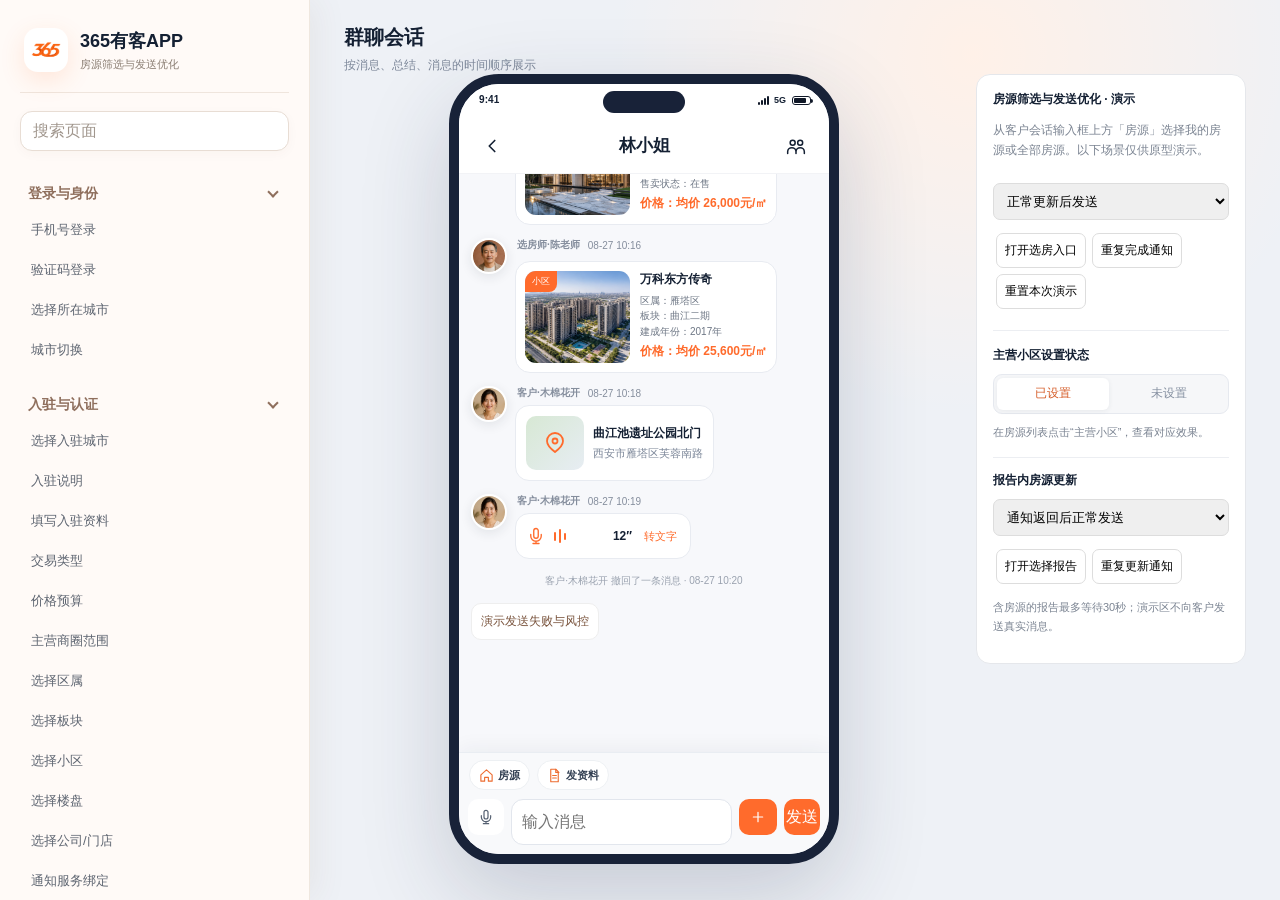
<file: index.html>
<!doctype html>
<html lang="zh-CN"><head><meta charset="UTF-8"><meta name="viewport" content="width=device-width, initial-scale=1"><title>房源筛选与发送优化｜有客App原型</title><script>location.replace(new URL('app/index.html'+location.search+location.hash,location.href).href)</script></head><body><a href="app/index.html">打开有客App原型</a></body></html>
</file>
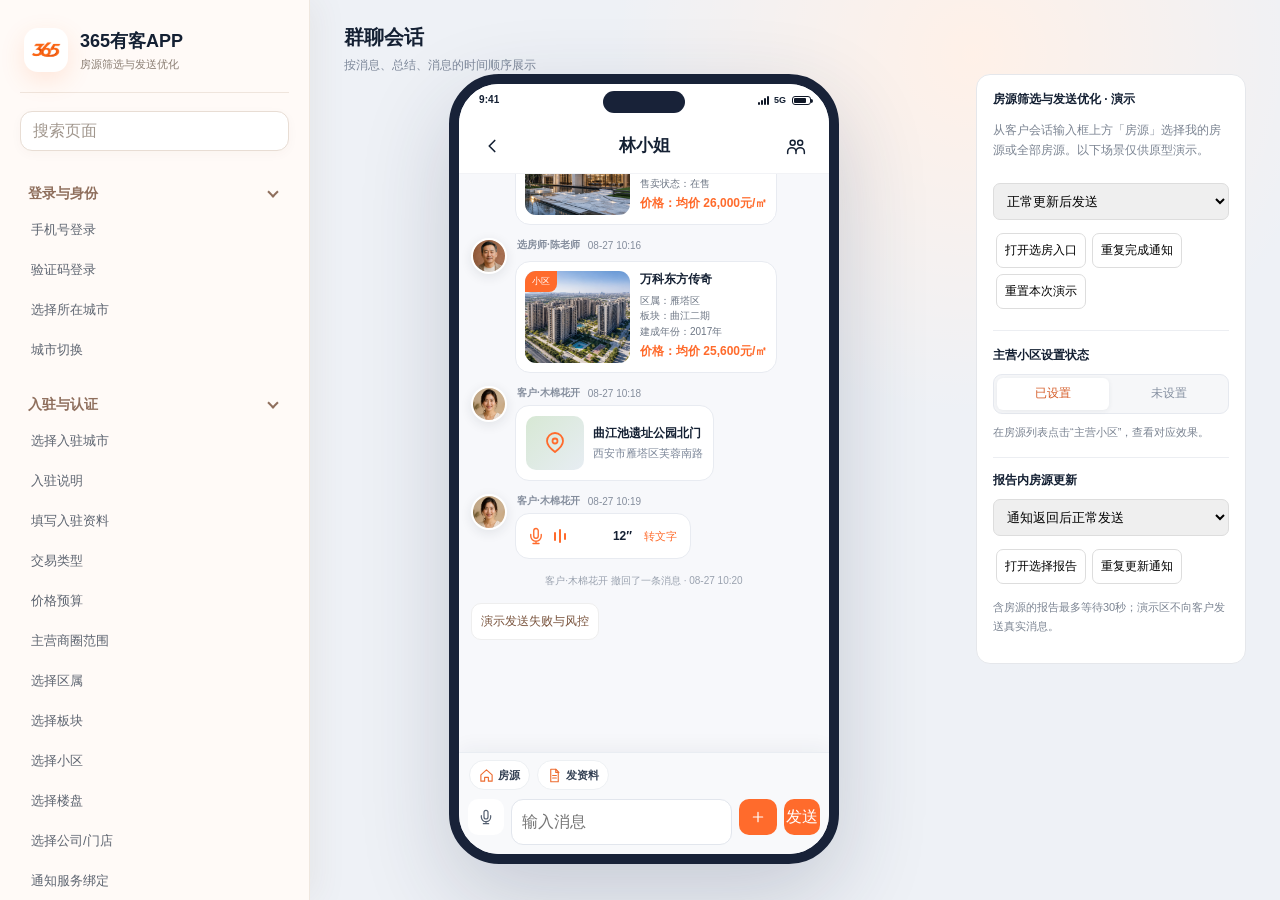
<file: app/index.html>
<!doctype html>
<html lang="zh-CN">
<head>
<meta charset="UTF-8">
<meta name="viewport" content="width=device-width,initial-scale=1">
<title>房源筛选与发送优化｜有客App原型</title>
<script>location.replace(new URL('prototype.html'+location.search+location.hash,location.href).href)</script>
</head>
<body><a href="prototype.html">打开房源筛选与发送优化原型</a></body>
</html>
</file>
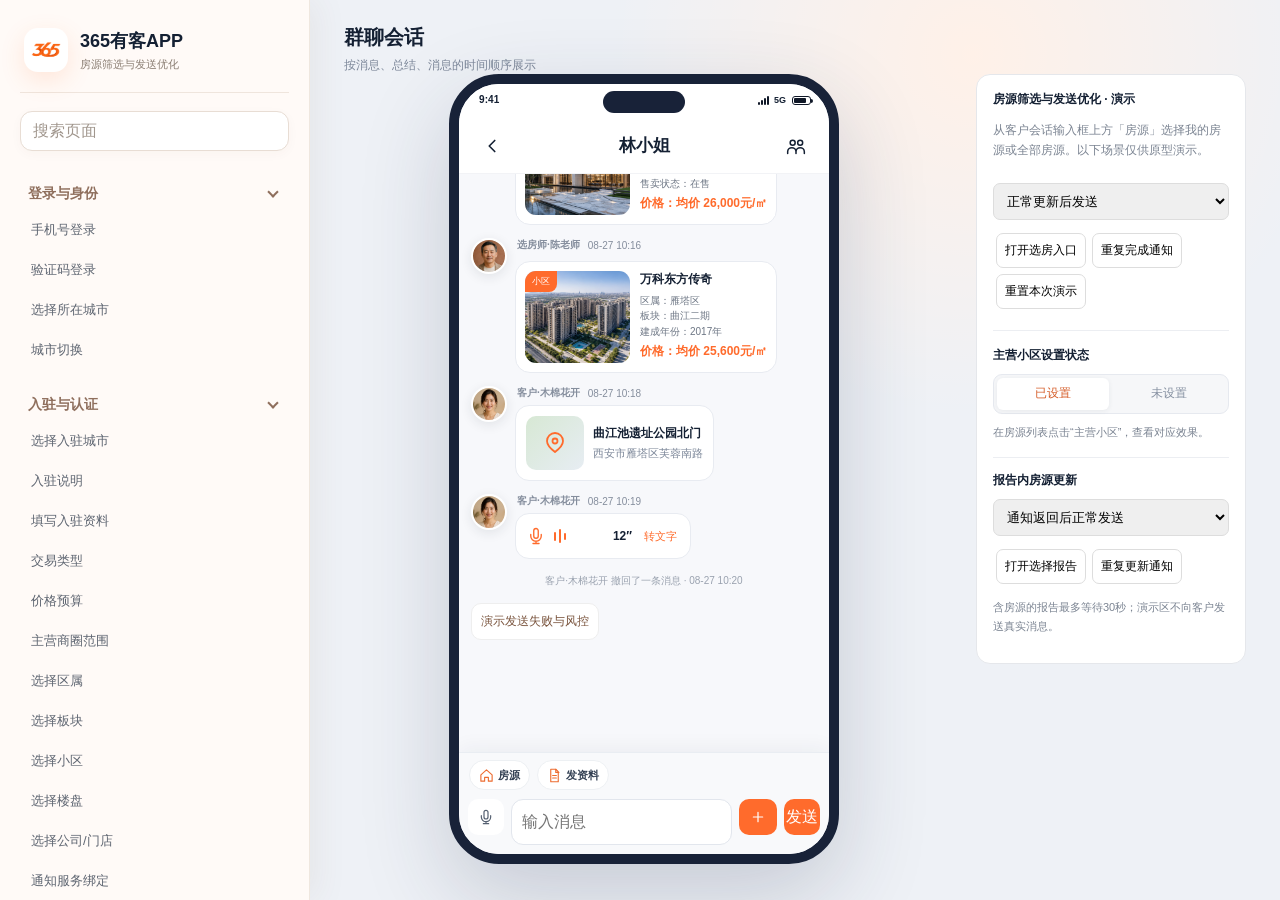
<file: 有客App/index.html>
<!doctype html><html lang="zh-CN"><head><meta charset="utf-8"><title>房源筛选与发送优化</title><script>location.replace(new URL('../app/prototype.html'+location.search+location.hash,location.href).href)</script></head><body><a href="../app/prototype.html">打开原型</a></body></html>
</file>
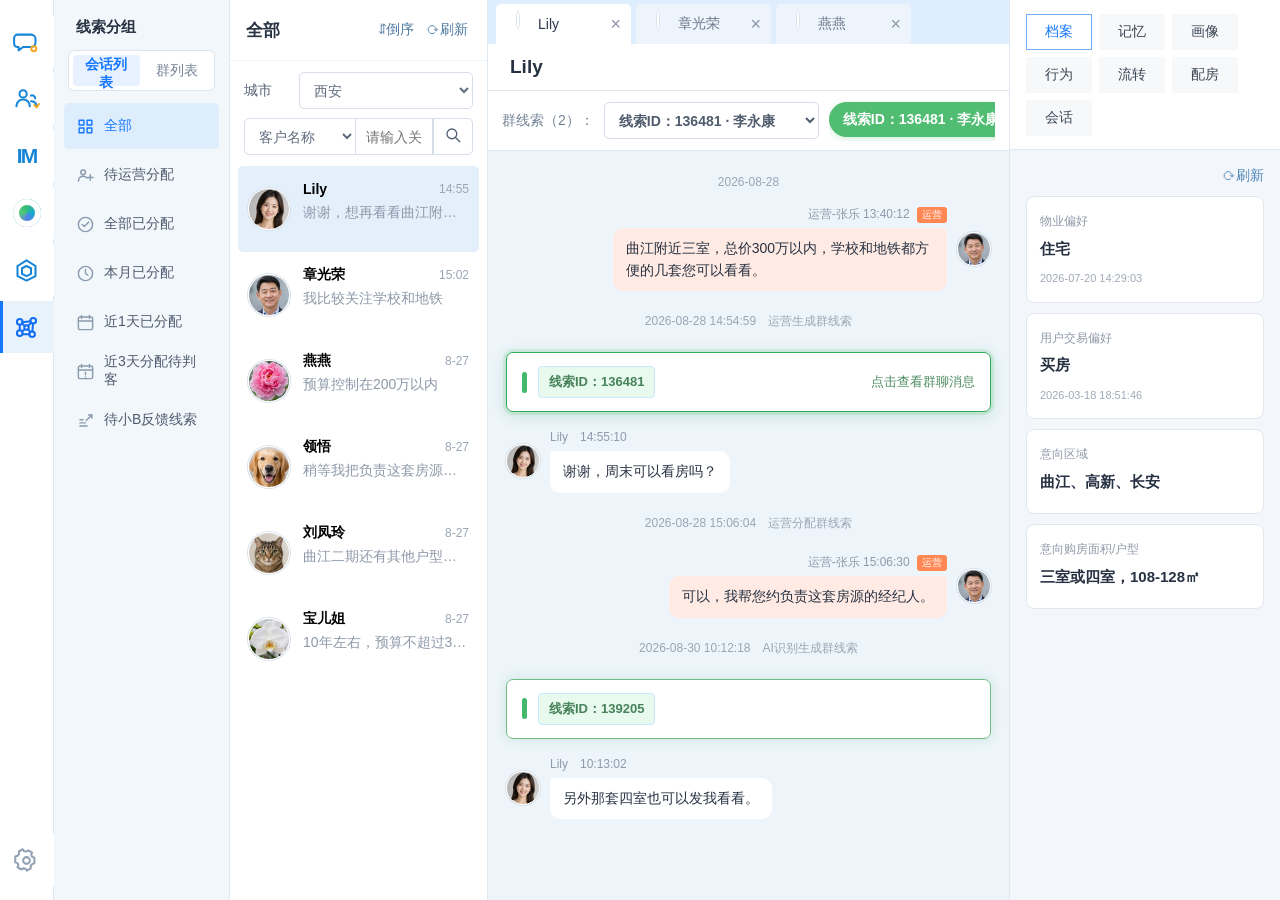
<file: app/lead-management.html>
<!doctype html>
<html lang="zh-CN">
<head>
  <meta charset="utf-8" />
  <meta name="viewport" content="width=device-width,initial-scale=1" />
  <title>线索管理后台交互原型</title>
  <style>
    :root{--blue:#1677ff;--blue-soft:#e8f3ff;--ink:#273142;--muted:#8e9aab;--line:#dfe7f0;--side:#f2f7fb;--chat:#edf4fa;--green:#43b86b;--green-soft:#e9faef;--red:#ef5252;--orange:#ff7b42;--shadow:0 4px 15px rgba(46,76,112,.13)}
    *{box-sizing:border-box}html,body{width:100%;height:100%;margin:0;font-family:-apple-system,BlinkMacSystemFont,"Segoe UI","PingFang SC","Microsoft YaHei",sans-serif;color:var(--ink);background:#eaf1f7;font-size:14px}body{overflow:hidden}button,input,select,textarea{font:inherit}button{cursor:pointer}svg{width:20px;height:20px;stroke:currentColor;fill:none;stroke-width:1.8;stroke-linecap:round;stroke-linejoin:round}
    .app{height:100vh;display:grid;grid-template-columns:58px 186px minmax(276px,18vw) minmax(560px,1fr) minmax(286px,19vw);background:#eef4f9;overflow:hidden}.rail{background:#fff;border-right:1px solid var(--line);display:flex;flex-direction:column;align-items:center;padding-top:16px;gap:5px}.rail-btn{width:58px;height:52px;border:0;background:#fff;color:#1685d8;display:grid;place-items:center;position:relative}.rail-btn:hover{background:#f4f8fd}.rail-btn.active{background:#e8f2fb;color:#126ef3}.rail-btn.active:before{content:"";position:absolute;left:0;top:0;bottom:0;width:3px;background:var(--blue)}.rail-btn svg{width:27px;height:27px}.rail-btn .im{font-size:21px;font-weight:850;letter-spacing:-2px}.lens{width:28px;height:28px;border-radius:50%;background:conic-gradient(#34bd75,#18a7d0,#577eeb,#52ca76,#34bd75);box-shadow:inset 0 0 0 6px #fff}.rail-spacer{flex:1}.rail-footer{margin-bottom:14px;color:#91a0b3}
    .groups{min-height:0;background:var(--side);border-right:1px solid var(--line);padding:18px 10px;overflow:auto}.groups-title{padding:0 12px 13px;font-size:15px;font-weight:750}.mode-switch{display:grid;grid-template-columns:1fr 1fr;gap:4px;padding:4px;margin:0 4px 12px;border:1px solid #dce5ef;border-radius:6px;background:#fff}.mode-btn{height:31px;border:0;border-radius:4px;background:transparent;color:#778397}.mode-btn.active{background:#e7f1ff;color:var(--blue);font-weight:650}.group-list{display:flex;flex-direction:column;gap:3px}.group-item{width:100%;height:46px;border:0;border-radius:5px;background:transparent;color:#4e5a6e;display:flex;align-items:center;gap:9px;padding:0 12px;text-align:left}.group-item svg{width:19px;height:19px;color:#8a9aaf;flex:0 0 auto}.group-item:hover{background:#eaf1f8}.group-item.active{color:var(--blue);background:#deedfb}.group-item.active svg{color:var(--blue)}
    .list-panel{min-width:0;min-height:0;background:#fff;border-right:1px solid var(--line);display:grid;grid-template-rows:auto auto 1fr}.list-title{height:61px;padding:0 16px;display:flex;align-items:center;border-bottom:1px solid #f0f3f7}.list-title h2{min-width:0;font-size:17px;margin:0;white-space:nowrap;overflow:hidden;text-overflow:ellipsis}.list-tools{margin-left:auto;display:flex;gap:6px;flex:0 0 auto}.link-btn{border:0;background:transparent;color:#4d789e;padding:3px}.filter-box{padding:11px 14px 9px;display:grid;gap:9px}.filter-line{display:grid;grid-template-columns:48px minmax(0,1fr);align-items:center;gap:7px}.filter-label{color:#566276}.select,.search-input{min-width:0;height:37px;border:1px solid #d6dee9;background:#fff;color:#606c7e;padding:0 10px;outline:none}.select{border-radius:5px}.select:focus,.search-input:focus{border-color:#79adf4}.search-line{display:grid;grid-template-columns:112px minmax(0,1fr) 40px}.search-line .select{border-radius:5px 0 0 5px}.search-input{border-left:0}.search-go{border:1px solid #d6dee9;background:#fff;border-radius:0 5px 5px 0;color:#536074}.search-go svg{width:18px;height:18px}.list-cards{min-width:0;min-height:0;overflow:auto;padding:2px 8px 18px}.list-card{width:100%;height:86px;border:0;border-radius:5px;background:#fff;display:grid;grid-template-columns:46px minmax(0,1fr);gap:0 9px;padding:11px 10px;text-align:left;overflow:hidden}.list-card:hover{background:#f5f9fd}.list-card.active{background:#e3f0fc}.card-main{min-width:0;display:grid;grid-template-rows:23px 25px;align-content:center}.card-top{min-width:0;display:grid;grid-template-columns:minmax(0,1fr) 46px;align-items:center;gap:6px}.card-name{min-width:0;white-space:nowrap;overflow:hidden;text-overflow:ellipsis;font-weight:650}.card-time{color:#9aa5b5;text-align:right;font-size:12px}.card-preview{min-width:0;white-space:nowrap;overflow:hidden;text-overflow:ellipsis;color:#8d98a8;line-height:25px}
    .avatar{width:42px;height:42px;border-radius:50%;align-self:center;background-image:url('customer-avatars-v2.png');background-size:300% 200%;background-repeat:no-repeat;border:1px solid #fff;box-shadow:0 0 0 1px #d8e1eb;flex:0 0 auto}.avatar.sm{width:34px;height:34px}.av0{background-position:0 0}.av1{background-position:50% 0}.av2{background-position:100% 0}.av3{background-position:0 100%}.av4{background-position:50% 100%}.av5{background-position:100% 100%}.group-avatar{position:relative;width:44px;height:44px;align-self:center;border-radius:50%;background:#eaf1f7;box-shadow:0 0 0 1px #d8e1eb;overflow:hidden;flex:0 0 auto}.mini-avatar{position:absolute;width:22px;height:22px;background-image:url('customer-avatars-v2.png');background-size:300% 200%;background-repeat:no-repeat;border:1px solid #fff}.mini-avatar:nth-child(1){left:0;top:0}.mini-avatar:nth-child(2){right:0;top:0}.mini-avatar:nth-child(3){left:0;bottom:0}.mini-avatar:nth-child(4){right:0;bottom:0}
    .conversation{min-width:0;min-height:0;background:var(--chat);border-right:1px solid var(--line);display:grid;grid-template-rows:44px auto auto 1fr}.workspace-tabs{min-width:0;display:flex;align-items:end;gap:5px;padding:4px 8px 0;background:#dfeeff;overflow-x:auto;overflow-y:hidden}.workspace-tab{height:40px;min-width:150px;max-width:210px;border:0;border-radius:5px 5px 0 0;background:#edf4fb;color:#697588;padding:0 10px;display:flex;align-items:center;gap:8px}.workspace-tab.active{background:#fff;color:#2b3648}.workspace-tab-icon{width:24px;height:24px;flex:0 0 auto}.workspace-tab-icon .avatar,.workspace-tab-icon .group-avatar{width:24px;height:24px}.workspace-tab-icon .mini-avatar{width:12px;height:12px}.workspace-tab-label{min-width:0;overflow:hidden;text-overflow:ellipsis;white-space:nowrap}.workspace-tab-close{margin-left:auto;color:#8b96a6;font-size:18px}.conv-header{min-width:0;background:#fff;border-bottom:1px solid var(--line);padding:12px 22px}.conv-title-row{display:flex;align-items:center;gap:12px}.conv-name{font-size:19px;font-weight:750;white-space:nowrap;overflow:hidden;text-overflow:ellipsis}.return-private{margin-left:auto;height:34px;border:1px solid #83b8ff;border-radius:5px;background:#fff;color:#1677ff;padding:0 14px}.group-meta{display:flex;gap:7px;flex-wrap:wrap;margin-top:7px;color:#697589}.group-type{color:#4c8ef7;background:#e9f2ff;padding:2px 6px;border-radius:3px}.lead-filter{min-width:0;background:#fff;border-bottom:1px solid var(--line);display:grid;grid-template-columns:auto minmax(190px,235px) minmax(0,1fr);align-items:center;gap:10px;padding:9px 18px}.lead-filter-label{color:#728095;white-space:nowrap}.lead-select{min-width:0;height:37px;border:1px solid #d4dde9;border-radius:5px;background:#fff;padding:0 10px;color:#505c6d;font-weight:600}.lead-tabs{min-width:0;display:flex;gap:8px;overflow-x:auto;padding:2px 0 4px;scrollbar-width:thin}.lead-tab-chip{height:35px;flex:0 0 auto;border:1px solid #82d09b;border-radius:18px;background:var(--green-soft);color:#388454;padding:0 13px;font-weight:650;white-space:nowrap}.lead-tab-chip.active{background:#51bd73;color:#fff;border-color:#51bd73;box-shadow:0 2px 7px rgba(67,184,107,.25)}
    .chat{min-width:0;min-height:0;overflow:auto;padding:20px 24px 100px;scroll-behavior:smooth}.date-line{text-align:center;color:#9ba6b5;font-size:12px;margin:4px 0 16px}.message{display:flex;align-items:flex-start;gap:10px;max-width:78%;margin:17px 0}.message.mine{margin-left:auto;flex-direction:row-reverse}.msg-main{min-width:0}.msg-meta{color:#8f9aaa;font-size:12px;margin-bottom:5px}.mine .msg-meta{text-align:right}.role{display:inline-block;padding:1px 5px;border-radius:3px;background:#ff8754;color:#fff;font-size:10px;margin-left:4px}.bubble{display:inline-block;background:#fff;border-radius:4px 10px 10px 10px;padding:10px 13px;line-height:1.55}.mine .bubble{background:#b9ddfb;border-radius:10px 4px 10px 10px}.message.agent .bubble{background:#ffebe4}.system-line{text-align:center;color:#9ba6b4;font-size:12px;margin:22px 0}.lead-node{height:60px;margin:17px 0;padding:0 15px;border:1.5px solid #73bc88;border-radius:7px;background:#fff;box-shadow:0 0 11px rgba(48,169,82,.18);display:flex;align-items:center;gap:11px;cursor:pointer;transition:.16s}.lead-node:before{content:"";width:5px;height:21px;border-radius:4px;background:var(--green)}.lead-node.active{border-color:#35aa5a;box-shadow:0 0 0 3px rgba(55,174,90,.13),0 3px 14px rgba(48,169,82,.24)}.node-id{padding:6px 10px;border-radius:4px;background:#e7faed;border:1px solid #c9e8ff;color:#47825a;font-size:13px;font-weight:650}.node-action{margin-left:auto;color:#4e8d61;font-size:13px}.selection{margin:18px -3px;border:2px solid #43b86b;border-radius:10px;background:rgba(247,253,249,.58);overflow:hidden;cursor:pointer;box-shadow:0 0 10px rgba(67,184,107,.13);transition:.16s}.selection.active{border-color:#24a44d;box-shadow:0 0 0 3px rgba(55,174,90,.14),0 3px 15px rgba(48,169,82,.22)}.selection-head{height:58px;padding:0 20px;display:flex;align-items:center;gap:14px;background:#fff;border-bottom:1px solid #edf2f7}.selection-head:before{content:"";width:5px;height:22px;border-radius:4px;background:#43b86b}.selection-id{padding:7px 11px;border-radius:5px;background:#e9faef;border:1px solid #bde8ca;color:#388454;font-weight:700;font-size:13px}.selection-count{color:#8996a9}.selection-caret{margin-left:auto;width:34px;height:34px;border:0;border-radius:50%;background:#edf9f1;color:#3dac62;font-size:18px;font-weight:700;transition:.16s}.selection.collapsed .selection-caret{transform:rotate(180deg)}.selection.collapsed .selection-head{border-bottom:0}.selection.collapsed .selection-body{display:none}.selection-body{padding:17px 20px 22px}.selection-body .message{max-width:82%}
    .detail{min-width:0;min-height:0;background:#fff;display:grid;grid-template-rows:auto auto 1fr;position:relative}.detail-top{padding:14px 16px 13px;border-bottom:1px solid var(--line)}.detail-idline{display:flex;align-items:center;gap:8px;flex-wrap:wrap}.lead-id-chip{background:#1677e9;color:#fff;border-radius:4px;padding:7px 9px;font-weight:650}.status{padding:4px 8px;border-radius:4px;font-size:12px}.status.live{background:#effbea;border:1px solid #bce5ae;color:#47a738}.status.wait{background:#fff5e5;border:1px solid #f5d597;color:#b97a16}.status.reception{display:inline-flex;align-items:center;gap:4px;background:#fff6df;border:1px solid #f5d89c;color:#b67a13}.status.reception:before{content:"◷";font-size:13px;line-height:1}.status.long-term{background:#fff4dc;border:1px solid #f4cf84;color:#aa7115}.detail-summary-grid{display:grid;grid-template-columns:1fr 1fr;gap:8px 16px;margin-top:13px;font-size:12px}.detail-field{min-width:0;display:flex;align-items:center;justify-content:space-between;gap:8px;padding:4px 0}.detail-field.wide{grid-column:1/-1;padding-top:4px}.detail-field span{color:#98a3b3;white-space:nowrap}.detail-field b{display:inline-block;color:#4c586b;font-weight:650;min-width:0;text-align:right}.tag{border:1px solid #becde0;border-radius:3px;padding:3px 7px}.tag.green{color:#47a738;border-color:#a8dc94}.tag.red{color:#ef5555;border-color:#ffb1b1}.tag.blue{color:#1677ff;border-color:#9cc5ff}.house-info{border-top:1px solid #e7edf4;margin-top:14px;padding-top:12px}.house-info h3{margin:0 0 10px;font-size:16px}.house-grid{display:grid;grid-template-columns:82px 1fr;gap:9px;color:#98a3b3;font-size:12px}.house-grid b{color:#536073}.detail-actions{display:flex;gap:8px;margin-top:11px}.action-btn{height:34px;padding:0 15px;border:1px solid #83b8ff;border-radius:5px;background:#ecf5ff;color:#1677ff;font-size:14px}.tabs{height:49px;display:flex;align-items:end;border-bottom:1px solid var(--line);padding:0 8px;overflow-x:auto}.tab{height:48px;flex:1 0 auto;min-width:62px;border:0;border-bottom:2px solid transparent;background:#fff;color:#8f9bad;white-space:nowrap;padding:0 9px}.tab.active{color:#1677ff;border-bottom-color:#1677ff}.tab-body{min-width:0;min-height:0;overflow:auto;padding:13px 16px 78px;background:#f3f7fb}.profile-tabs{display:flex;gap:7px;flex-wrap:wrap}.profile-tab{height:36px;min-width:66px;border:1px solid transparent;background:#f7f8fa;color:#3b4656}.profile-tab.active{border-color:#77adff;color:#1677ff;background:#fff}.profile-refresh{text-align:right;color:#4c84b7;margin:4px 0 11px}.memory-card{background:#fff;border:1px solid #e2e7ee;border-radius:8px;padding:13px;margin-bottom:10px;line-height:1.55}.memory-card .label{color:#8f99a8;font-size:12px}.memory-card b{display:block;margin:5px 0 7px;font-size:15px}.memory-card time{color:#a1aab8;font-size:11px}.advice-card h3{margin:0 0 8px;font-size:16px}.intent-grid{display:grid;gap:9px}.intent-item{background:#f7f8fa;border-radius:7px;padding:10px 12px}.intent-item span{display:block;color:#9aa4b2;margin-bottom:4px}.group-info-box{background:#fff;border:1px solid #e2e7ee;border-radius:8px;padding:14px;margin-bottom:12px}.group-info-grid{display:grid;grid-template-columns:88px 1fr;gap:11px}.group-info-grid span:nth-child(odd){color:#8e99aa}.members{display:grid;gap:12px;margin-top:10px}.member{display:flex;align-items:center;gap:10px}.timeline{position:relative;padding:5px 0 0 25px}.timeline:before{content:"";position:absolute;left:7px;top:15px;bottom:42px;width:2px;background:#dce5ef}.event{position:relative;margin-bottom:20px}.event:before{content:"";position:absolute;left:-25px;top:5px;width:12px;height:12px;border:3px solid #1677ff;background:#fff;border-radius:50%}.event-title{display:flex;justify-content:space-between;gap:8px;font-size:16px;font-weight:650}.event-title time{font-size:12px;color:#98a3b3;font-weight:400}.event-box{margin-top:8px;padding:10px 12px;border-radius:6px;background:#fff;color:#657185;line-height:1.55}.assign-record{display:grid;grid-template-columns:1fr 1fr;gap:8px 12px}.assign-record span{display:block;color:#98a3b3;font-size:12px}.assign-record b{display:block;color:#536073;margin-top:3px}.event-box.reason{background:#fff7e9;border:1px solid #ffe0ac;color:#f08b1f}.feedback-card,.judge-record{background:#fff;border:1px solid #e1e4e9;border-radius:8px;margin-bottom:11px}.feedback-head{display:flex;align-items:center;padding:12px 13px;border-bottom:1px solid #e7eaf0}.feedback-head time,.judge-record time{margin-left:auto;color:#8996a8}.feedback-fields{display:grid;grid-template-columns:repeat(3,1fr);padding:12px 9px;text-align:center}.feedback-fields span{color:#909bad}.feedback-fields b{display:block;margin-top:6px;font-weight:650}.feedback-fields b.yes{color:#2eae62}.feedback-fields b.no{color:#ef4e4e}.feedback-note{padding:0 13px 12px;color:#687589}.judge-record{padding:0;overflow:hidden}.judge-record-top{display:flex;align-items:center;padding:12px 13px;border-bottom:1px solid #edf0f4}.judge-record-body{padding:13px}.judge-label{display:inline-flex;align-items:center;border-radius:4px;background:#eaf3ff;color:#1677ff;padding:5px 9px;font-weight:650}.judge-note{margin-top:11px;padding:10px 11px;border-radius:6px;background:#f6f8fb;color:#657286;line-height:1.55}.judge-note span{display:block;color:#98a3b3;font-size:12px;margin-bottom:4px}.end-line,.empty-record{text-align:center;color:#9da8b8;margin:18px 0}.judge-bar{position:absolute;left:16px;right:16px;bottom:18px}.judge-btn{width:100%;height:44px;border:0;border-radius:5px;background:#1677ee;color:#fff;font-size:16px;font-weight:650}
    .modal-wrap{position:fixed;inset:0;background:rgba(20,31,46,.52);display:none;align-items:center;justify-content:center;z-index:30}.modal-wrap.show{display:flex}.modal{background:#fff;border-radius:10px;box-shadow:0 15px 45px rgba(17,40,72,.25)}.modal h3{margin:0 0 20px;font-size:19px}.form-label{color:#808ca0;margin:15px 0 8px}.judge-modal{width:460px;padding:22px}.judge-options,.invalid-options{display:flex;gap:8px;flex-wrap:wrap}.judge-option{border:1px solid #b9d8ff;border-radius:5px;background:#fff;color:#1677ff;padding:8px 13px}.judge-option.active{background:#1677ff;color:#fff}.judge-textarea,.invalid-textarea{width:100%;height:110px;border:1px solid #bdc6d2;border-radius:5px;padding:11px;resize:none}.counter{text-align:right;color:#929baa;margin-top:-24px;padding-right:10px}.modal-actions{display:flex;justify-content:flex-end;gap:10px;margin-top:22px}.modal-actions button{height:38px;padding:0 22px;border-radius:5px}.cancel{border:1px solid #d5dce6;background:#fff;color:#536073}.save{border:1px solid #1677ff;background:#1677ff;color:#fff}.assign-modal{width:min(1120px,94vw);height:min(780px,92vh);display:grid;grid-template-rows:64px 1fr 70px;overflow:hidden}.assign-head{display:flex;align-items:center;padding:0 26px;border-bottom:1px solid #e5ebf2;background:#fff}.assign-head h3{font-size:22px;margin:0}.assign-head button{margin-left:auto;border:0;background:transparent;color:#8c97a5;width:34px;height:34px;border-radius:50%;font-size:28px;line-height:1}.assign-body{min-height:0;display:grid;grid-template-columns:38% 62%;gap:18px;padding:18px 24px;background:#f5f8fb}.assign-col{min-height:0;overflow:auto;background:#fff;border:1px solid #dfe7ef;border-radius:9px;padding:18px}.assign-col h4{margin:0 0 12px;font-size:16px}.assign-left{display:flex;flex-direction:column;gap:14px}.assign-summary{border:1px solid #e0e7ef;border-radius:9px;padding:18px;text-align:center;background:linear-gradient(180deg,#fff,#f9fbfd)}.assign-summary .avatar{width:80px;height:80px;margin:0 auto 10px;display:block;box-shadow:0 0 0 1px #d5dfeb}.assign-summary-name{font-size:22px;font-weight:750}.assign-summary-source{display:inline-block;margin:9px 0 16px;padding:5px 11px;border-radius:14px;background:#e8f1fb;color:#5e7693}.assign-need{text-align:left;border-top:1px solid #edf1f5;padding-top:12px;color:#56657a;line-height:1.65}.assign-need b{display:block;color:#2e3a4c;font-size:16px;margin-bottom:4px}.assign-price-row{display:flex;justify-content:space-between;align-items:center;margin-top:14px;padding:10px 12px;border-radius:6px;background:#fff4e8;color:#a96519}.assign-price-row strong{color:#ef7c24;font-size:21px}.assign-group-state{display:flex;align-items:flex-start;gap:10px;padding:12px;border-radius:7px;background:#f1f6ff;color:#526b8c;line-height:1.5}.assign-group-state svg{color:#337ff4;flex:0 0 auto}.assign-right{display:flex;flex-direction:column}.assign-search{width:100%;height:44px;border:1px solid #d3deea;border-radius:6px;padding:0 13px 0 40px;background:#fff url("data:image/svg+xml,%3Csvg xmlns='http://www.w3.org/2000/svg' width='18' height='18' viewBox='0 0 24 24' fill='none' stroke='%2393a0b1' stroke-width='2'%3E%3Ccircle cx='10.5' cy='10.5' r='6.5'/%3E%3Cpath d='m16 16 5 5'/%3E%3C/svg%3E") 13px center/18px no-repeat;outline:none}.assign-search:focus{border-color:#76aef4}.recommend-title{display:flex;align-items:center;gap:7px;margin:18px 0 10px;color:#64748a;font-size:17px}.candidate-list{display:grid;gap:10px;min-height:0;overflow:auto}.candidate{border:1px solid #d9e3ee;border-radius:9px;padding:14px 15px;background:#fff;cursor:pointer;transition:.15s}.candidate:hover{border-color:#9ec5fb;background:#f9fbff}.candidate.selected{border:2px solid #4e8cf5;background:#eef5ff;padding:13px 14px;box-shadow:0 2px 6px rgba(54,124,236,.12)}.candidate-main{display:flex;align-items:center;gap:11px}.candidate .avatar{width:46px;height:46px}.candidate-name{font-size:16px;font-weight:700}.candidate-brand{display:inline-grid;place-items:center;width:24px;height:24px;border-radius:4px;background:#f5f0df;color:#95722d;font-weight:800;margin-left:6px}.candidate-store{color:#66758a;margin-top:4px;font-size:12px}.candidate-meta{display:flex;gap:12px;flex-wrap:wrap;margin:10px 0 7px 57px;color:#7a8797;font-size:12px}.candidate-meta strong{color:#4e5d71}.candidate-plates{display:flex;align-items:center;gap:6px;flex-wrap:wrap;margin-left:57px}.plate{border:1px solid #c9d2de;border-radius:4px;padding:3px 8px;color:#69778a;background:#fff;font-size:12px}.plate-more{color:#5e7ea7;font-size:12px}.candidate-finance{margin-left:auto;text-align:right;color:#728095;font-size:12px;line-height:1.65}.candidate-finance b{color:#44546a;font-size:14px}.candidate-finance .deduct{color:#ef7b25}.settlement{margin-top:16px;border:1px solid #dae4ef;border-radius:8px;padding:12px;background:#fbfcfe}.settlement-title{font-weight:700;color:#4c5b70;margin-bottom:9px}.settlement-options{display:flex;gap:9px}.settlement-option{flex:1;border:1px solid #cad6e3;border-radius:7px;background:#fff;padding:10px 11px;text-align:left;color:#526277}.settlement-option.active{border-color:#4c8df4;background:#edf5ff;color:#176ee8;box-shadow:0 0 0 1px #4c8df4}.settlement-option strong{display:block;font-size:14px}.settlement-option small{display:block;margin-top:4px;color:#8b98a8}.assign-foot{display:flex;align-items:center;padding:0 24px;border-top:1px solid #e1e8f0;background:#fff}.assign-foot strong{color:#ef7b25}.assign-foot .modal-actions{margin:0 0 0 auto}.invalid-modal{width:min(520px,90vw);padding:24px}.invalid-modal .modal-head{display:flex;align-items:center;justify-content:space-between}.invalid-modal .modal-head h3{margin:0}.invalid-modal .modal-close{border:0;background:transparent;color:#8994a3;font-size:24px}.invalid-label{margin-top:18px;color:#8a96a6}.invalid-label em{color:#ef5757;font-style:normal}.invalid-option{border:1px solid #ccd5df;border-radius:16px;background:#fff;color:#6d798a;padding:7px 12px;font-size:12px}.invalid-option.active{border-color:#79aef4;background:#edf5ff;color:#1677ff}.invalid-error{display:none;color:#ef5757;font-size:12px;margin-top:8px}.invalid-error.show{display:block}.invalid-textarea{height:100px;margin-top:9px}.invalid-counter{text-align:right;color:#929baa;font-size:12px;margin-top:-22px;padding-right:10px}.toast{position:fixed;top:20px;left:50%;transform:translate(-50%,-12px);opacity:0;transition:.18s;background:#26364a;color:#fff;border-radius:6px;padding:10px 16px;z-index:50}.toast.show{opacity:1;transform:translate(-50%,0)}
    .house-info{border-top:0;margin-top:14px;padding-top:4px}.house-grid{grid-template-columns:76px 1fr 76px 1fr;gap:9px 12px}.assign-modal{grid-template-rows:62px 1fr 66px;color:#344054}.assign-head{padding:0 24px}.assign-head h3{font-size:20px;font-weight:750}.assign-body{grid-template-columns:39% 61%;gap:16px;padding:16px 20px;background:#f4f7fb}.assign-col{border-color:#dce5ef;border-radius:10px;padding:16px}.assign-left{gap:12px}.assign-summary{padding:16px;background:linear-gradient(180deg,#fff,#f8fbff)}.assign-need{text-align:left;border-top:1px solid #edf1f5;padding-top:13px;color:#56657a;line-height:normal}.assign-need>b{display:block;color:#2e3a4c;font-size:16px;margin-bottom:9px}.assign-demand-grid{display:grid;grid-template-columns:1fr 1fr;gap:9px 12px}.demand-item{display:flex;justify-content:space-between;gap:8px;padding:8px 10px;border-radius:6px;background:#f6f8fb;font-size:12px}.demand-item span{color:#8a96a8}.demand-item b{color:#46566b;text-align:right}.candidate-name{display:flex;align-items:center;gap:7px}.candidate-brand{width:22px;height:22px;margin-left:0}.candidate-meta{margin-top:9px}.plate-more-wrap{position:relative}.plate-more{border:1px solid #bfd0e5;border-radius:4px;background:#edf4fc;color:#376da9;padding:3px 8px;font-size:12px;cursor:pointer}.plate-popover{display:none;position:absolute;z-index:4;left:0;bottom:28px;min-width:190px;padding:9px 10px;border:1px solid #c9d7e8;border-radius:6px;background:#fff;box-shadow:0 8px 24px rgba(35,61,94,.18);color:#56657a;line-height:1.6}.plate-more-wrap.open .plate-popover{display:block}
    @media(max-width:1450px){.app{grid-template-columns:54px 176px minmax(258px,18vw) minmax(500px,1fr) minmax(270px,19vw)}.rail-btn{width:54px}.chat{padding-left:18px;padding-right:18px}.lead-filter{grid-template-columns:auto minmax(180px,215px) minmax(0,1fr);padding-left:14px;padding-right:14px}.workspace-tab{min-width:135px}}
  </style>
</head>
<body>
<div class="app">
  <nav class="rail" aria-label="系统模块">
    <button class="rail-btn" title="客户会话"><svg viewBox="0 0 24 24"><path d="M4 5h12a4 4 0 0 1 4 4v3a4 4 0 0 1-4 4H9l-4 3v-3H4a3 3 0 0 1-3-3V8a3 3 0 0 1 3-3Z"/><circle cx="18.5" cy="17.5" r="2.2" stroke="#f5a623"/></svg></button>
    <button class="rail-btn" title="群管理"><svg viewBox="0 0 24 24"><circle cx="9" cy="7" r="3.2"/><path d="M3 18c.5-4 2.5-6 6-6s5.5 2 6 6M16 8.5a2.7 2.7 0 0 1 3.7 2.5M16 13.5c3.2 0 4.6 1.4 5 4.2"/><path d="m19 17 2 2 2-3" stroke="#f5a623"/></svg></button>
    <button class="rail-btn" title="IM"><span class="im">IM</span></button><button class="rail-btn" title="智能工具"><span class="lens"></span></button>
    <button class="rail-btn" title="工作台"><svg viewBox="0 0 24 24"><path d="M4 8 12 3l8 5v9l-8 4-8-4Z"/><path d="M8 10v5l4 2 4-2v-5l-4-2Z"/></svg></button>
    <button class="rail-btn active" title="线索管理"><svg viewBox="0 0 24 24" aria-hidden="true"><circle cx="6" cy="7" r="2.5"/><circle cx="18" cy="6" r="2.5"/><circle cx="17" cy="18" r="2.5"/><circle cx="6" cy="17" r="2.5"/><path d="m8.4 7.3 7.1-.8M17.8 8.5l-.6 7M14.8 18H8.5M6 9.5v5"/><circle cx="12" cy="12" r="2"/><path d="m8 8.5 2.6 2.2m2.8-.2 2.5-2.4m-2.6 5.4 2 2.5m-4.8-2.4-2.5 2"/></svg></button><div class="rail-spacer"></div>
    <button class="rail-btn rail-footer" title="设置"><svg viewBox="0 0 24 24"><circle cx="12" cy="12" r="3"/><path d="M19 14.5v-5l-2-.8-.8-2L17 5l-3.5-2-1.5 1-2.2-.3L8.7 2 5.2 4l.2 2.1L4 7.8 2 8.5v5l2 .8.8 2L4 18l3.5 2 1.5-1 2.2.3 1.1 1.7 3.5-2-.2-2.1 1.4-1.7Z"/></svg></button>
  </nav>
  <aside class="groups"><div class="groups-title">线索分组</div><div class="mode-switch"><button class="mode-btn active" data-mode="session">会话列表</button><button class="mode-btn" data-mode="group">群列表</button></div><div class="group-list">
    <button class="group-item active" data-group="全部"><svg viewBox="0 0 24 24"><rect x="4" y="4" width="6" height="6"/><rect x="14" y="4" width="6" height="6"/><rect x="4" y="14" width="6" height="6"/><rect x="14" y="14" width="6" height="6"/></svg><span>全部</span></button>
    <button class="group-item" data-group="待运营分配"><svg viewBox="0 0 24 24"><circle cx="9" cy="8" r="3"/><path d="M3 19c.6-4 2.5-6 6-6 2 0 3.5.7 4.5 2M18 11v7M14.5 14.5h7"/></svg><span>待运营分配</span></button>
    <button class="group-item" data-group="全部已分配"><svg viewBox="0 0 24 24"><circle cx="12" cy="12" r="9"/><path d="m8 12 2.5 2.5L16 9"/></svg><span>全部已分配</span></button>
    <button class="group-item" data-group="本月已分配"><svg viewBox="0 0 24 24"><circle cx="12" cy="12" r="9"/><path d="M12 7v5l3 2"/></svg><span>本月已分配</span></button>
    <button class="group-item" data-group="近1天已分配"><svg viewBox="0 0 24 24"><rect x="3" y="5" width="18" height="16" rx="2"/><path d="M7 3v4M17 3v4M3 10h18"/></svg><span>近1天已分配</span></button>
    <button class="group-item" data-group="近3天分配待判客"><svg viewBox="0 0 24 24"><rect x="3" y="5" width="18" height="16" rx="2"/><path d="M7 3v4M17 3v4M3 10h18M12 13v3M12 19h.01"/></svg><span>近3天分配待判客</span></button>
    <button class="group-item" data-group="待小B反馈线索"><svg viewBox="0 0 24 24"><path d="M5 19h9M5 15h7M5 11h4M16 5h4v4"/><path d="m20 5-7 7"/></svg><span>待小B反馈线索</span></button>
  </div></aside>
  <section class="list-panel"><div class="list-title"><h2 id="listTitle">全部</h2><div class="list-tools"><button class="link-btn">⇵倒序</button><button class="link-btn" data-refresh>⟳刷新</button></div></div><div class="filter-box" id="filterBox"></div><div class="list-cards" id="cards"></div></section>
  <main class="conversation"><div class="workspace-tabs" id="workspaceTabs"></div><div class="conv-header" id="convHeader"></div><div class="lead-filter" id="leadFilter"></div><div class="chat" id="chat"></div></main>
  <aside class="detail" id="detail"></aside>
</div>
<div class="modal-wrap" id="judgeModal" role="dialog" aria-modal="true"><div class="modal judge-modal"><h3>新增判客记录</h3><div class="form-label">判客状态</div><div class="judge-options" id="judgeOptions"></div><div class="form-label">判客备注</div><textarea class="judge-textarea" maxlength="50" placeholder="请输入判客备注..."></textarea><div class="counter">0 / 50</div><div class="modal-actions"><button class="cancel" data-close-judge>取消</button><button class="save" data-save-judge>保存</button></div></div></div>
<div class="modal-wrap" id="assignModal" role="dialog" aria-modal="true"><div class="modal assign-modal"><div class="assign-head"><h3>分配线索</h3><button data-close-assign aria-label="关闭">×</button></div><div class="assign-body"><section class="assign-col assign-left"><h4>线索信息</h4><div class="assign-summary"><span class="avatar av0" id="assignAvatar"></span><div class="assign-summary-name" id="assignCustomer">Lily</div><span class="assign-summary-source">来源：<b id="assignSource">自动生成</b></span><div class="assign-need"><b>用户需求</b><div class="assign-demand-grid"><div class="demand-item"><span>意向价格</span><b>250-300万</b></div><div class="demand-item"><span>意向面积</span><b>100-130㎡</b></div><div class="demand-item"><span>意向房源</span><b>住宅</b></div><div class="demand-item"><span>意向户型</span><b>三室/四室</b></div><div class="demand-item"><span>意向区域</span><b>曲江、高新</b></div><div class="demand-item"><span>通勤偏好</span><b>地铁优先</b></div></div></div><div class="assign-price-row"><span>当前线索价格</span><strong id="assignPrice">50 客米</strong></div></div><div class="assign-group-state"><svg viewBox="0 0 24 24"><circle cx="12" cy="12" r="9"/><path d="M12 7v5l3 2"/></svg><div><b id="assignGroupTitle">建新群</b><br/><span id="assignGroupDesc">分配后将创建新的撮合群</span></div></div></section><section class="assign-col assign-right"><input class="assign-search" id="assignSearch" placeholder="搜索姓名、手机号、门店名称..."/><div class="recommend-title">☆ 推荐承接人</div><div class="candidate-list" id="candidateList"></div><div class="settlement"><div class="settlement-title">结算方式</div><div class="settlement-options"><button class="settlement-option active" data-settlement="normal"><strong>正常结算</strong><small>扣除线索价格 <b id="normalPrice">50 客米</b></small></button><button class="settlement-option" data-settlement="free"><strong>运营免扣</strong><small>本次扣除 0 客米</small></button></div></div></section></div><div class="assign-foot"><span>已选 <b id="selectedCandidateName">李群</b>｜<strong id="assignDeduction">预计扣除50客米</strong></span><div class="modal-actions"><button class="cancel" data-close-assign>取消</button><button class="save" data-confirm-assign>确认分配</button></div></div></div></div>
<div class="modal-wrap" id="invalidModal" role="dialog" aria-modal="true"><div class="modal invalid-modal"><div class="modal-head"><h3>失效线索</h3><button class="modal-close" data-close-invalid aria-label="关闭">×</button></div><div class="invalid-label"><em>*</em>失效原因</div><div class="invalid-options" id="invalidOptions"></div><textarea class="invalid-textarea" id="invalidReason" maxlength="100" placeholder="请输入失效原因"></textarea><div class="invalid-counter" id="invalidCounter">0 / 100</div><div class="invalid-error" id="invalidError">请至少选择一项失效原因或填写自定义原因</div><div class="modal-actions"><button class="cancel" data-close-invalid>取消</button><button class="save" data-confirm-invalid>确认失效</button></div></div></div>
<span hidden>群线索分配</span><div class="toast" id="toast">已刷新</div>
<script>
  const avatarMarkup=(index,small=false)=>`<span class="avatar av${index%6}${small?' sm':''}"></span>`;
  const groupAvatarMarkup=(seed=0)=>`<span class="group-avatar">${[0,1,2,3].map((_,i)=>`<i class="mini-avatar av${(seed+i)%6}"></i>`).join('')}</span>`;
  const sessionCards=[
    {name:'Lily',time:'14:55',preview:'谢谢，想再看看曲江附近的三室',avatar:0,leads:[{id:'136481',agent:'李永康',status:'live',linked:true,source:'自动生成',remainingDays:3},{id:'139205',status:'wait',linked:false,source:'手动生成'}]},
    {name:'章光荣',time:'15:02',preview:'我比较关注学校和地铁',avatar:1,leads:[{id:'140021',agent:'陈舒',status:'live',linked:true,remainingDays:4},{id:'140077',agent:'周阳',status:'live',linked:true,longTerm:true}]},
    {name:'燕燕',time:'8-27',preview:'预算控制在200万以内',avatar:2,leads:[{id:'141008',status:'wait',linked:false}]},
    {name:'领悟',time:'8-27',preview:'稍等我把负责这套房源的经纪人拉进群',avatar:3,leads:[{id:'141115',agent:'王敏',status:'live',linked:true,remainingDays:2}]},
    {name:'刘凤玲',time:'8-27',preview:'曲江二期还有其他户型吗？',avatar:4,leads:[{id:'141302',agent:'胡宇',status:'live',linked:true}]},
    {name:'宝儿姐',time:'8-27',preview:'10年左右，预算不超过300万',avatar:5,leads:[{id:'141409',agent:'张涛',status:'live',linked:true}]}
  ];
  const groupCards=[
    {name:'08.28 Lily｜365选房沟通群',time:'17:32',preview:'经纪人：这套房源周末可以看',avatar:0,owner:'淘房小助理',broker:'李永康',customer:'Lily',leads:[{id:'136481',agent:'李永康',status:'live',linked:true,source:'自动生成',remainingDays:3},{id:'139205',status:'wait',linked:false,source:'手动生成'}]},
    {name:'08.28章光荣｜365选房沟通群',time:'16:51',preview:'用户：我比较关注学校和地铁',avatar:1,owner:'淘房小助理',broker:'陈舒',customer:'章光荣',leads:[{id:'140021',agent:'陈舒',status:'live',linked:true,remainingDays:4}]},
    {name:'08.27燕燕｜365选房沟通群',time:'16:41',preview:'经纪人：资料已发到群里了',avatar:2,owner:'淘房小助理',broker:'赵凯',customer:'燕燕',leads:[{id:'141008',status:'wait',linked:false},{id:'141099',agent:'赵凯',status:'live',linked:true}]},
    {name:'08.26领悟｜365选房沟通群',time:'16:05',preview:'用户：价格才是首选',avatar:3,owner:'淘房小助理',broker:'王敏',customer:'领悟',leads:[{id:'141115',agent:'王敏',status:'live',linked:true}]},
    {name:'08.28刘凤玲｜365选房沟通群',time:'15:38',preview:'运营：已生成群线索',avatar:4,owner:'淘房小助理',broker:'胡宇',customer:'刘凤玲',leads:[{id:'141302',agent:'胡宇',status:'live',linked:true}]},
    {name:'07.29大成｜365选房沟通群',time:'15:29',preview:'群发的房源收到了',avatar:5,owner:'淘房小助理',broker:'马强',customer:'大成',leads:[{id:'141501',agent:'马强',status:'live',linked:true}]}
  ];
  let mode='session',activeIndex=0,activeLead=null,detailKind='profile',detailTab='',profileTab='档案',conversationPanel='private',linkedLeadId=null,assignCandidate=0,settlement='normal',invalidChoice='';const openTabs={session:[0,1,2],group:[0,1,2]},collapsedSelections=new Set();const $=s=>document.querySelector(s),$$=s=>[...document.querySelectorAll(s)];
  const assignCandidates=[{name:'李群',phone:'156****1333',brand:'贝',store:'德佑地产江北旗舰店',avatar:1,plates:['城南','电子城','曲江'],balance:178,recent:120},{name:'顾祥',phone:'182****6380',brand:'诺',store:'德佑地产阎城国际店',avatar:2,plates:['城南','雁塔','高新'],balance:12,recent:80},{name:'曹铁飞',phone:'137****8655',brand:'贝',store:'大校场店',avatar:3,plates:['城南','大校场'],balance:86,recent:100},{name:'徐晓雪',phone:'130****0914',brand:'我',store:'合作化路店',avatar:4,plates:['城南','稻香村','蜀山经开区','瑶海','包河','高新'],balance:64,recent:60}];
  const currentData=()=>mode==='session'?sessionCards:groupCards;const currentItem=()=>currentData()[activeIndex];const currentLead=()=>currentItem().leads.find(x=>x.id===activeLead)||currentItem().leads[0];const leadLabel=l=>`线索ID：${l.id}${l.status==='wait'?'':` · ${l.agent}`}`;
  function toast(text){const t=$('#toast');t.textContent=text;t.classList.add('show');clearTimeout(window.tt);window.tt=setTimeout(()=>t.classList.remove('show'),1500)}
  function renderFilter(){const fields=mode==='group'?['群名称','手机号码','788ID','分销中介','群类型']:['客户名称','手机号码','788ID'];$('#filterBox').innerHTML=`<div class="filter-line"><label class="filter-label">城市</label><select class="select"><option>全国</option><option selected>西安</option><option>合肥</option></select></div><div class="search-line"><select class="select" id="searchField">${fields.map(x=>`<option>${x}</option>`).join('')}</select><span id="searchValue"><input class="search-input" style="width:100%" placeholder="请输入关键词"/></span><button class="search-go" aria-label="搜索"><svg viewBox="0 0 24 24"><circle cx="10.5" cy="10.5" r="6.5"/><path d="m16 16 5 5"/></svg></button></div>`;$('#searchField').onchange=renderSearchValue}
  function renderSearchValue(){const field=$('#searchField').value;$('#searchValue').innerHTML=field==='群类型'?`<select class="search-input" style="width:100%"><option>全部群类型</option><option>私聊撮合建群</option><option>定向房源建群</option></select>`:`<input class="search-input" style="width:100%" placeholder="请输入${field}关键词"/>`}
  function renderCards(){const data=currentData();$('#cards').innerHTML=data.map((x,i)=>`<button class="list-card ${i===activeIndex?'active':''}" data-card="${i}">${mode==='group'?groupAvatarMarkup(x.avatar):avatarMarkup(x.avatar)}<span class="card-main"><span class="card-top"><span class="card-name">${x.name}</span><span class="card-time">${x.time}</span></span><span class="card-preview">${x.preview}</span></span></button>`).join('');$$('[data-card]').forEach(b=>b.onclick=()=>openConversation(+b.dataset.card))}
  function renderWorkspaceTabs(){const data=currentData();$('#workspaceTabs').innerHTML=openTabs[mode].map(i=>`<button class="workspace-tab ${i===activeIndex?'active':''}" data-work-tab="${i}"><span class="workspace-tab-icon">${mode==='group'?groupAvatarMarkup(data[i].avatar):avatarMarkup(data[i].avatar,true)}</span><span class="workspace-tab-label">${data[i].name}</span><span class="workspace-tab-close" data-close-tab="${i}">×</span></button>`).join('');$$('[data-work-tab]').forEach(b=>b.onclick=e=>{if(e.target.matches('[data-close-tab]'))return;activeIndex=+b.dataset.workTab;resetConversation();renderAll()});$$('[data-close-tab]').forEach(b=>b.onclick=e=>{e.stopPropagation();const i=+b.dataset.closeTab;if(openTabs[mode].length===1)return toast('至少保留一个会话');openTabs[mode]=openTabs[mode].filter(x=>x!==i);if(activeIndex===i)activeIndex=openTabs[mode][0];resetConversation();renderAll()})}
  function renderHeader(){const item=currentItem();if(mode==='session'&&conversationPanel==='linked-group'){const group=groupCards.find(x=>x.customer===item.name)||groupCards[0];$('#convHeader').innerHTML=`<div class="conv-title-row"><div class="conv-name">${group.name} <span class="group-type">交付群</span></div><button class="return-private" data-return-private>返回私聊</button></div><div class="group-meta"><span>西安</span><span>|群主：${group.owner}</span><span>| 4人</span><span>|服务客户：${group.customer}</span><span>|经纪人：${group.broker}</span></div>`;$('[data-return-private]').onclick=returnToPrivate;return}$('#convHeader').innerHTML=mode==='session'?`<div class="conv-name">${item.name}</div>`:`<div class="conv-name">${item.name} <span class="group-type">交付群</span></div><div class="group-meta"><span>西安</span><span>|群主：${item.owner}</span><span>| 4人</span><span>|服务客户：${item.customer}</span><span>|经纪人：${item.broker}</span></div>`}
  function renderLeadFilter(){const leads=currentItem().leads;$('#leadFilter').innerHTML=`<span class="lead-filter-label">群线索（${leads.length}）：</span><select class="lead-select" id="leadSelect">${leads.map(l=>`<option value="${l.id}" ${l.id===activeLead?'selected':''}>${leadLabel(l)}</option>`).join('')}</select><span class="lead-tabs">${leads.map(l=>`<button class="lead-tab-chip ${l.id===activeLead?'active':''}" data-lead-tab-chip="${l.id}">${leadLabel(l)}</button>`).join('')}</span>`;$('#leadSelect').onchange=e=>selectLead(e.target.value,true);$$('[data-lead-tab-chip]').forEach(b=>b.onclick=()=>selectLead(b.dataset.leadTabChip,true))}
  const leadNode=(lead,action='')=>`<div class="lead-node ${lead.id===activeLead?'active':''}" data-lead-node="${lead.id}"><span class="node-id">线索ID：${lead.id}</span>${action&&lead.linked?`<span class="node-action" data-open-group>${action}</span>`:''}</div>`;
  function sessionChat(){const item=currentItem(),L=item.leads;if(activeIndex===0)return `<div class="date-line">2026-08-28</div><div class="message mine agent">${avatarMarkup(1,true)}<div class="msg-main"><div class="msg-meta">运营-张乐 13:40:12 <span class="role">运营</span></div><div class="bubble">曲江附近三室，总价300万以内，学校和地铁都方便的几套您可以看看。</div></div></div><div class="system-line">2026-08-28 14:54:59　运营生成群线索</div>${leadNode(L[0],'点击查看群聊消息')}<div class="message">${avatarMarkup(0,true)}<div class="msg-main"><div class="msg-meta">Lily　14:55:10</div><div class="bubble">谢谢，周末可以看房吗？</div></div></div><div class="system-line">2026-08-28 15:06:04　运营分配群线索</div><div class="message mine agent">${avatarMarkup(1,true)}<div class="msg-main"><div class="msg-meta">运营-张乐 15:06:30 <span class="role">运营</span></div><div class="bubble">可以，我帮您约负责这套房源的经纪人。</div></div></div><div class="system-line">2026-08-30 10:12:18　AI识别生成群线索</div>${leadNode(L[1])}<div class="message">${avatarMarkup(0,true)}<div class="msg-main"><div class="msg-meta">Lily　10:13:02</div><div class="bubble">另外那套四室也可以发我看看。</div></div></div>`;
    if(activeIndex===1)return `<div class="date-line">2026-08-29</div><div class="message">${avatarMarkup(1,true)}<div class="msg-main"><div class="msg-meta">章光荣　09:18:20</div><div class="bubble">未央附近有学校好一点的小区吗？</div></div></div><div class="message mine agent">${avatarMarkup(0,true)}<div class="msg-main"><div class="msg-meta">运营-林娜 09:20:11 <span class="role">运营</span></div><div class="bubble">我先帮您筛选地铁口和学校附近的三室。</div></div></div><div class="system-line">2026-08-29 09:24:05　AI识别生成群线索</div>${leadNode(L[0],'点击查看群聊消息')}<div class="message">${avatarMarkup(1,true)}<div class="msg-main"><div class="msg-meta">章光荣　09:30:44</div><div class="bubble">最好总价不超过250万，离地铁不超过1公里。</div></div></div><div class="system-line">2026-08-30 11:02:33　运营生成新群线索</div>${leadNode(L[1],'点击查看群聊消息')}<div class="message mine agent">${avatarMarkup(0,true)}<div class="msg-main"><div class="msg-meta">运营-林娜 11:05:09</div><div class="bubble">已经补充两套次新房，您可以对比一下。</div></div></div>`;
    if(activeIndex===2)return `<div class="date-line">2026-08-27</div><div class="message">${avatarMarkup(2,true)}<div class="msg-main"><div class="msg-meta">燕燕　16:11:08</div><div class="bubble">预算只有200万，想看高新两室。</div></div></div><div class="message mine agent">${avatarMarkup(0,true)}<div class="msg-main"><div class="msg-meta">运营-小周 16:13:42 <span class="role">运营</span></div><div class="bubble">好的，您更关注通勤还是学区？</div></div></div><div class="message">${avatarMarkup(2,true)}<div class="msg-main"><div class="msg-meta">燕燕　16:14:20</div><div class="bubble">通勤优先，最好是次新房。</div></div></div><div class="system-line">2026-08-27 16:15:01　AI识别生成群线索</div>${leadNode(L[0])}<div class="message mine agent">${avatarMarkup(0,true)}<div class="msg-main"><div class="msg-meta">运营-小周 16:18:36</div><div class="bubble">收到，先为您匹配适合的经纪人。</div></div></div>`;
    return `<div class="date-line">2026-08-27</div><div class="message">${avatarMarkup(item.avatar,true)}<div class="msg-main"><div class="msg-meta">${item.name}　14:12:10</div><div class="bubble">${item.preview}</div></div></div><div class="system-line">2026-08-27 14:18:05　AI识别生成群线索</div>${leadNode(L[0],'点击查看群聊消息')}`}
  function selection(lead,body,count=3){return `<div class="selection ${lead.id===activeLead?'active':''} ${collapsedSelections.has(lead.id)?'collapsed':''}" data-group-selection="${lead.id}"><div class="selection-head"><span class="selection-id">线索ID：${lead.id}</span><span class="selection-count">包含 ${count} 条对话</span><button class="selection-caret" data-selection-toggle="${lead.id}" aria-label="展开或收起线索对话">⌃</button></div><div class="selection-body">${body}</div></div>`}
  function groupChat(){const item=currentItem(),L=item.leads;if(activeIndex===0)return `<div class="date-line">2026-08-28</div><div class="message">${avatarMarkup(0,true)}<div class="msg-main"><div class="msg-meta">Lily　16:02:47</div><div class="bubble">这个面积的可有其他楼层低、价格低的？</div></div></div>${selection(L[0],`<div class="system-line">2026-08-28 16:03:02　AI生成线索</div><div class="message">${avatarMarkup(0,true)}<div class="msg-main"><div class="msg-meta">Lily　16:03:12</div><div class="bubble">[图片]这套采光怎么样？</div></div></div><div class="message">${avatarMarkup(1,true)}<div class="msg-main"><div class="msg-meta">李永康 经纪人　16:04:22</div><div class="bubble">南向采光很好，可以约周末实地看。</div></div></div><div class="message">${avatarMarkup(0,true)}<div class="msg-main"><div class="msg-meta">Lily　16:05:08</div><div class="bubble">那先看这套，价格再聊。</div></div></div>`,4)}${selection(L[1],`<div class="system-line">2026-08-30 10:12:18　AI生成线索</div><div class="message">${avatarMarkup(0,true)}<div class="msg-main"><div class="msg-meta">Lily　10:13:02</div><div class="bubble">另外那套四室也可以发我看看。</div></div></div><div class="message mine agent">${avatarMarkup(0,true)}<div class="msg-main"><div class="msg-meta">运营-张乐 10:15:30</div><div class="bubble">正在为您匹配承接人。</div></div></div>`,2)}`;
    if(activeIndex===1)return `<div class="date-line">2026-08-29</div><div class="message">${avatarMarkup(1,true)}<div class="msg-main"><div class="msg-meta">章光荣　09:31:10</div><div class="bubble">学校和地铁都要兼顾，预算250万左右。</div></div></div>${selection(L[0],`<div class="system-line">2026-08-29 09:33:15　AI生成线索</div><div class="message">${avatarMarkup(1,true)}<div class="msg-main"><div class="msg-meta">章光荣　09:34:02</div><div class="bubble">凤城五路附近有合适的吗？</div></div></div><div class="message">${avatarMarkup(3,true)}<div class="msg-main"><div class="msg-meta">陈舒 经纪人　09:36:46</div><div class="bubble">有两套三室，我把详细资料发到群里。</div></div></div><div class="message">${avatarMarkup(1,true)}<div class="msg-main"><div class="msg-meta">章光荣　09:38:21</div><div class="bubble">好的，我先看户型。</div></div></div>`,3)}`;
    if(activeIndex===2)return `<div class="date-line">2026-08-27</div><div class="message">${avatarMarkup(2,true)}<div class="msg-main"><div class="msg-meta">燕燕　16:11:08</div><div class="bubble">高新两室，预算200万以内。</div></div></div>${selection(L[0],`<div class="system-line">2026-08-27 16:15:01　AI生成线索</div><div class="message">${avatarMarkup(2,true)}<div class="msg-main"><div class="msg-meta">燕燕　16:16:02</div><div class="bubble">最好通勤在30分钟以内。</div></div></div><div class="message mine agent">${avatarMarkup(0,true)}<div class="msg-main"><div class="msg-meta">运营-小周 16:18:36</div><div class="bubble">已记录，正在匹配经纪人。</div></div></div>`,2)}${selection(L[1],`<div class="system-line">2026-08-28 11:08:32　运营生成新线索</div><div class="message">${avatarMarkup(2,true)}<div class="msg-main"><div class="msg-meta">燕燕　11:10:04</div><div class="bubble">如果是次新房，预算可以加一点。</div></div></div><div class="message">${avatarMarkup(4,true)}<div class="msg-main"><div class="msg-meta">赵凯 经纪人　11:13:20</div><div class="bubble">那可以重点看一下锦业路附近。</div></div></div>`,2)}`;
    return `<div class="date-line">2026-08-27</div>${selection(L[0],`<div class="message">${avatarMarkup(item.avatar,true)}<div class="msg-main"><div class="msg-meta">${item.customer}　14:12:10</div><div class="bubble">${item.preview}</div></div></div><div class="message">${avatarMarkup((item.avatar+1)%6,true)}<div class="msg-main"><div class="msg-meta">${item.broker}　14:15:22</div><div class="bubble">我整理好资料后发您。</div></div></div>`,2)}`}
  function linkedGroupChat(){const item=currentItem(),lead=item.leads.find(x=>x.id===linkedLeadId)||item.leads[0],broker=lead.agent||'待分配经纪人';return `<div class="date-line">2026-08-28</div><div class="message">${avatarMarkup(item.avatar,true)}<div class="msg-main"><div class="msg-meta">${item.name}　16:02:47</div><div class="bubble">我想再确认一下这套房的楼层和采光。</div></div></div><div class="selection active ${collapsedSelections.has(lead.id)?'collapsed':''}" data-group-selection="${lead.id}"><div class="selection-head"><span class="selection-id">线索ID：${lead.id}</span><span class="selection-count">包含 4 条对话</span><button class="selection-caret" data-selection-toggle="${lead.id}" aria-label="展开或收起线索对话">⌃</button></div><div class="selection-body"><div class="system-line">2026-08-28 16:03:02　AI生成线索</div><div class="message">${avatarMarkup(item.avatar,true)}<div class="msg-main"><div class="msg-meta">${item.name}　16:03:12</div><div class="bubble">周末能安排实地看房吗？</div></div></div><div class="message">${avatarMarkup((item.avatar+1)%6,true)}<div class="msg-main"><div class="msg-meta">${broker}　16:04:22</div><div class="bubble">可以，我把户型图和带看时间发在群里。</div></div></div><div class="message">${avatarMarkup(item.avatar,true)}<div class="msg-main"><div class="msg-meta">${item.name}　16:05:08</div><div class="bubble">好的，周六下午方便。</div></div></div></div></div>`}
  function renderChat(){$('#chat').innerHTML=mode==='session'?(conversationPanel==='linked-group'?linkedGroupChat():sessionChat()):groupChat();bindChat();if(conversationPanel==='linked-group')setTimeout(()=>{const node=$(`[data-group-selection="${linkedLeadId}"]`);if(node)node.scrollIntoView({block:'center'})},30)}
  function groupArchiveContent(){return `<div class="profile-refresh">更新时间：2026-08-31 15:26:54　⟳刷新档案</div><div class="memory-card advice-card"><h3>群聊总结</h3><div>客户对曲江三室有明确意向，已通过VR初步了解，当前正与经纪人进行线下带看接洽。</div></div><div class="memory-card advice-card"><h3 style="color:#f47521">⚑　运营跟进建议</h3><div>持续关注带看进度，要求经纪人在带看结束后1小时内反馈现场沟通结论及客户评价。</div></div><div class="memory-card advice-card"><h3 style="color:#2779ef">♟　分销中介跟进建议</h3><div>现场带看重点展示通风、邻里及周边配套等实地优势，针对楼层、采光的反馈对比成交数据。</div></div><div class="memory-card"><h3>客户意向</h3><div class="intent-grid"><div class="intent-item"><span>决策人</span>本人及配偶</div><div class="intent-item"><span>学区意向</span>未明确</div><div class="intent-item"><span>当前阶段</span>带看中</div></div></div>`}
  function groupInfoContent(){const item=currentItem();return `<div class="group-info-box"><div class="group-info-grid"><span>企微群ID：</span><b>wrs7amDQAAtBOXG00DSs5...</b><span>光年群ID：</span><b>10780452247162497</b><span>群类型：</span><b>交付群</b><span>创建时间：</span><b>2026-08-30 17:23:39</b></div></div><div class="group-info-box"><h3>群成员</h3><div class="members"><div class="member">${avatarMarkup(item.avatar,true)}<span>${item.customer}</span></div><div class="member">${avatarMarkup((item.avatar+1)%6,true)}<span>${item.broker}　房产销售</span></div><div class="member">${avatarMarkup(5,true)}<span>${item.owner}　@365淘房</span></div></div></div>`}
  function profileDetail(){return `<div class="detail-top"><div class="profile-tabs">${['档案','记忆','画像','行为','流转','配房','会话'].map(x=>`<button class="profile-tab ${x===profileTab?'active':''}" data-profile-tab="${x}">${x}</button>`).join('')}</div></div><div></div><div class="tab-body">${profileTab==='档案'?`<div class="profile-refresh">⟳刷新</div><div class="memory-card"><span class="label">物业偏好</span><b>住宅</b><time>2026-07-20 14:29:03</time></div><div class="memory-card"><span class="label">用户交易偏好</span><b>买房</b><time>2026-03-18 18:51:46</time></div><div class="memory-card"><span class="label">意向区域</span><b>曲江、高新、长安</b></div><div class="memory-card"><span class="label">意向购房面积/户型</span><b>三室或四室，108-128㎡</b></div>`:`<div class="empty-record">－ 暂无${profileTab}数据 －</div>`}</div>`}
  function groupDetail(){const tabs=['群档案','群详情','客户档案','聊天记录'];if(!detailTab||!tabs.includes(detailTab))detailTab='群档案';let body=detailTab==='群档案'?groupArchiveContent():detailTab==='群详情'?groupInfoContent():detailTab==='客户档案'?`<div class="memory-card"><span class="label">客户</span><b>${currentItem().customer}</b></div><div class="memory-card"><span class="label">意向区域</span><b>曲江、高新</b></div><div class="memory-card"><span class="label">预算</span><b>250-300 万</b></div>`:`<div class="memory-card"><b>聊天记录已在中间区域展示</b></div>`;return `<div class="detail-top"><div class="profile-tabs">${tabs.map(x=>`<button class="profile-tab ${x===detailTab?'active':''}" data-group-tab="${x}">${x}</button>`).join('')}</div></div><div></div><div class="tab-body">${body}</div>`}
  function flowContent(){const lead=currentLead(),assigned=lead.status!=='wait';return `<div class="timeline"><div class="event"><div class="event-title"><span>生成</span><time>2026-08-28 14:54:59</time></div></div>${assigned?`<div class="event"><div class="event-title"><span>分配</span><time>2026-08-28 15:06:04</time></div><div class="event-box assign-record"><div><span>承接人</span><b>${lead.agent||'--'}</b></div><div><span>所属销售</span><b>丁一伟</b></div><div><span>分配人</span><b>周晓</b></div></div></div>`:''}${lead.status==='invalid'?`<div class="event"><div class="event-title"><span>失效</span><time>2026-08-31 09:20:16</time></div><div class="event-box reason">失效原因：客户明确终止购房计划</div></div>`:''}</div><div class="end-line">－ 没有更多了 －</div>`}
  function feedbackContent(){return `<div class="feedback-card"><div class="feedback-head"><b>${currentLead().agent||'待分配'}</b><time>2026-08-29 18:42:10</time></div><div class="feedback-fields"><span>是否带访<b class="yes">是</b></span><span>是否加微信<b class="yes">是</b></span><span>是否成交<b class="no">否</b></span></div><div class="feedback-note">备注：已完成首次带访，客户希望继续对比同预算房源。</div></div><div class="feedback-card"><div class="feedback-head"><b>${currentLead().agent||'待分配'}</b><time>2026-08-30 20:06:09</time></div><div class="feedback-fields"><span>是否带访<b class="no">否</b></span><span>是否加微信<b class="yes">是</b></span><span>是否成交<b class="no">否</b></span></div></div><div class="end-line">－ 没有更多了 －</div>`}
  function judgeContent(){return `<div class="judge-record"><div class="judge-record-top"><b>周晓</b><time>2026-08-30 22:06:09</time></div><div class="judge-record-body"><span class="judge-label">继续跟进</span><div class="judge-note"><span>判客备注</span>客户仍有明确购房意向，已约定周末带看，继续跟进带看结果和预算调整情况。</div></div></div><div class="judge-record"><div class="judge-record-top"><b>平台判客</b><time>2026-08-29 18:20:12</time></div><div class="judge-record-body"><span class="judge-label">带看</span><div class="judge-note"><span>判客备注</span>已确认带看时间，等待经纪人提交现场反馈。</div></div></div><div class="end-line">－ 没有更多了 －</div><div class="judge-bar"><button class="judge-btn" data-open-judge>◉　平台判客</button></div>`}
  function leadTabBody(){if(detailTab==='群档案')return groupArchiveContent();if(detailTab==='群详情')return groupInfoContent();if(detailTab==='流转记录')return flowContent();if(detailTab==='反馈记录')return feedbackContent();return judgeContent()}
  function leadDetail(){const lead=currentLead(),wait=lead.status==='wait',receptionLabel=lead.longTerm?'长期有效':`剩余接待 ${lead.remainingDays??3}天`,tabs=mode==='session'?['群档案','群详情','流转记录','反馈记录','判客记录']:['流转记录','反馈记录','判客记录'];if(!detailTab||!tabs.includes(detailTab))detailTab=tabs[0];return `<div class="detail-top"><div class="detail-idline"><span class="lead-id-chip">线索ID：${lead.id}</span><span class="status ${wait?'wait':'live'}">${wait?'待分配':'生效中'}</span>${wait?'':`<span class="status ${lead.longTerm?'long-term':'reception'}">${receptionLabel}</span>`}</div><div class="detail-summary-grid"><div class="detail-field"><span>来源渠道</span><b>${lead.source||'自动生成'}</b></div><div class="detail-field"><span>承接小B</span><b>${wait?'--':lead.agent}</b></div><div class="detail-field"><span>跟进状态</span><b class="tag green">${wait?'待跟进':'已跟进'}</b></div><div class="detail-field"><span>反馈状态</span><b class="tag ${wait?'red':'green'}">${wait?'待标记':'已标记'}</b></div><div class="detail-field"><span>判客状态</span><b class="tag red">未判客</b></div><div class="detail-field"><span>机器判客</span><b class="tag blue">继续跟进</b></div><div class="detail-field wide"><span>群状态</span><b>正常</b></div></div>${mode==='session'?`<div class="house-info"><h3>用户需求</h3><div class="house-grid"><span>意向价格</span><b>250-300万</b><span>意向面积</span><b>100-130㎡</b><span>意向房源</span><b>住宅</b><span>意向户型</span><b>三室/四室</b><span>意向区域</span><b>曲江、高新</b><span>通勤偏好</span><b>地铁优先</b></div></div>`:''}${wait?'<div class="detail-actions"><button class="action-btn" data-assign>分配</button><button class="action-btn" data-invalid>失效</button></div>':''}</div><div class="tabs">${tabs.map(x=>`<button class="tab ${x===detailTab?'active':''}" data-detail-tab="${x}">${x}</button>`).join('')}</div><div class="tab-body">${leadTabBody()}</div>`}
  function renderDetail(){if(detailKind==='lead')$('#detail').innerHTML=leadDetail();else if(detailKind==='group')$('#detail').innerHTML=groupDetail();else $('#detail').innerHTML=profileDetail();bindDetail()}
  function bindDetail(){$$('[data-profile-tab]').forEach(b=>b.onclick=()=>{profileTab=b.dataset.profileTab;renderDetail()});$$('[data-group-tab]').forEach(b=>b.onclick=()=>{detailTab=b.dataset.groupTab;renderDetail()});$$('[data-detail-tab]').forEach(b=>b.onclick=()=>{detailTab=b.dataset.detailTab;renderDetail()});const j=$('[data-open-judge]');if(j)j.onclick=openJudge;const a=$('[data-assign]');if(a)a.onclick=openAssign;const inv=$('[data-invalid]');if(inv)inv.onclick=openInvalid}
  function bindChat(){$$('[data-lead-node]').forEach(n=>n.onclick=e=>{if(e.target.closest('[data-open-group]'))return;toggleLead(n.dataset.leadNode,false)});$$('[data-group-selection]').forEach(n=>n.onclick=()=>toggleLead(n.dataset.groupSelection,false));$$('[data-selection-toggle]').forEach(b=>b.onclick=e=>{e.stopPropagation();const id=b.dataset.selectionToggle;collapsedSelections.has(id)?collapsedSelections.delete(id):collapsedSelections.add(id);renderChat()});$$('[data-open-group]').forEach(o=>o.onclick=e=>{e.stopPropagation();openLinkedGroup(o.closest('[data-lead-node]').dataset.leadNode)})}
  function toggleLead(id,scroll){const showingSame=activeLead===id&&detailKind==='lead';if(showingSame){detailKind=mode==='session'?'profile':'group';detailTab=mode==='group'?'群档案':'';renderChat();renderDetail();return}selectLead(id,scroll)}
  function openLinkedGroup(id){conversationPanel='linked-group';linkedLeadId=id;renderHeader();renderChat();toast('已在当前会话中打开关联群聊')}
  function returnToPrivate(){conversationPanel='private';linkedLeadId=null;renderHeader();renderChat()}
  function renderAssignModal(){const item=currentItem(),lead=currentLead(),candidate=assignCandidates[assignCandidate],price=50;$('#assignAvatar').className=`avatar av${item.avatar}`;$('#assignCustomer').textContent=mode==='group'?item.customer:item.name;$('#assignSource').textContent=lead.source||'自动生成';$('#assignPrice').textContent=`${price} 客米`;$('#normalPrice').textContent=`${price} 客米`;const reuse=!!lead.linked;$('#assignGroupTitle').textContent=reuse?'复用旧群':'建新群';$('#assignGroupDesc').textContent=reuse?`复用旧群：${mode==='group'?item.name:`${item.name}｜365选房沟通群`}`:'分配后将创建新的撮合群';$('#selectedCandidateName').textContent=candidate.name;$('#assignDeduction').textContent=settlement==='free'?'预计扣除0客米':`预计扣除${price}客米`;$('#candidateList').innerHTML=assignCandidates.map((c,i)=>{const shown=c.plates.slice(0,4),hidden=c.plates.slice(4),more=hidden.length;return `<div class="candidate ${i===assignCandidate?'selected':''}" data-candidate="${i}" role="button" tabindex="0"><div class="candidate-main">${avatarMarkup(c.avatar,true)}<div><div class="candidate-name"><span class="candidate-brand">${c.brand}</span>${c.name}</div><div class="candidate-store">${c.store}</div></div><div class="candidate-finance"><div>客米余额 <b>${c.balance}</b></div><div>近3天已扣 <b class="deduct">${c.recent}</b></div></div></div><div class="candidate-meta"><span>☎ ${c.phone}</span></div><div class="candidate-plates">${shown.map(p=>`<span class="plate">${p}</span>`).join('')}${more>0?`<span class="plate-more-wrap"><button class="plate-more" data-plate-more aria-label="查看全部所属板块">+${more}</button><span class="plate-popover">全部板块：${c.plates.join('、')}</span></span>`:''}</div></div>`}).join('');$$('[data-candidate]').forEach(b=>{b.onclick=()=>{assignCandidate=+b.dataset.candidate;renderAssignModal()};b.onkeydown=e=>{if(e.key==='Enter'||e.key===' '){e.preventDefault();b.click()}}});$$('[data-plate-more]').forEach(b=>b.onclick=e=>{e.stopPropagation();const wrap=b.closest('.plate-more-wrap'),open=wrap.classList.contains('open');$$('.plate-more-wrap').forEach(x=>x.classList.remove('open'));if(!open)wrap.classList.add('open')});$$('[data-settlement]').forEach(b=>b.classList.toggle('active',b.dataset.settlement===settlement))}
  function openAssign(){assignCandidate=0;settlement='normal';renderAssignModal();$('#assignModal').classList.add('show')}
  function openInvalid(){invalidChoice='';$('#invalidReason').value='';$('#invalidCounter').textContent='0 / 100';$('#invalidError').classList.remove('show');const reasons=['低价','低价&高需求','假房源引流','观望','进群','卖房/租房/出租','骚扰','随意看看','推荐房源不匹配需求','同行','无决策权','需求不明','需求不匹配市场','异地','暂无购房需求','重复线索','需求被板块再承接经纪人'];$('#invalidOptions').innerHTML=reasons.map(x=>`<button class="invalid-option" data-invalid-choice="${x}">${x}</button>`).join('');$$('[data-invalid-choice]').forEach(b=>b.onclick=()=>{invalidChoice=b.dataset.invalidChoice;$$('[data-invalid-choice]').forEach(x=>x.classList.remove('active'));b.classList.add('active');$('#invalidError').classList.remove('show')});$('#invalidModal').classList.add('show')}
  function selectLead(id,scroll){activeLead=id;detailKind='lead';detailTab=mode==='session'?'群档案':'流转记录';renderLeadFilter();renderChat();renderDetail();if(scroll)setTimeout(()=>{const node=$(`[data-lead-node="${id}"],[data-group-selection="${id}"]`);if(node)node.scrollIntoView({block:'center',behavior:'smooth'})},50)}
  function resetConversation(){activeLead=currentItem().leads[0].id;detailKind=mode==='session'?'profile':'group';detailTab=mode==='group'?'群档案':'';conversationPanel='private';linkedLeadId=null}
  function openConversation(i){activeIndex=i;if(!openTabs[mode].includes(i))openTabs[mode].push(i);resetConversation();renderAll()}
  function renderAll(){renderCards();renderWorkspaceTabs();renderHeader();renderLeadFilter();renderChat();renderDetail()}
  function setMode(next){mode=next;activeIndex=openTabs[mode][0]||0;resetConversation();$$('[data-mode]').forEach(x=>x.classList.toggle('active',x.dataset.mode===mode));renderFilter();renderAll()}
  function openJudge(){const opts=['继续跟进','约带看成功/带看','成交','无效或终止'];$('#judgeOptions').innerHTML=opts.map((x,i)=>`<button class="judge-option ${i===0?'active':''}">${x}</button>`).join('');$$('.judge-option').forEach(b=>b.onclick=()=>{$$('.judge-option').forEach(x=>x.classList.remove('active'));b.classList.add('active')});$('#judgeModal').classList.add('show')}
  $$('[data-mode]').forEach(b=>b.onclick=()=>setMode(b.dataset.mode));$$('.group-item').forEach(b=>b.onclick=()=>{$$('.group-item').forEach(x=>x.classList.remove('active'));b.classList.add('active');$('#listTitle').textContent=b.dataset.group;toast(`已切换至${b.dataset.group}`)});$('[data-refresh]').onclick=()=>toast('已刷新当前列表');$('[data-close-judge]').onclick=()=>$('#judgeModal').classList.remove('show');$('[data-save-judge]').onclick=()=>{$('#judgeModal').classList.remove('show');toast('判客记录已保存')};$('.judge-textarea').oninput=e=>$('.counter').textContent=`${e.target.value.length} / 50`;$$('[data-close-assign]').forEach(b=>b.onclick=()=>$('#assignModal').classList.remove('show'));$$('[data-settlement]').forEach(b=>b.onclick=()=>{settlement=b.dataset.settlement;renderAssignModal()});$('[data-confirm-assign]').onclick=()=>{$('#assignModal').classList.remove('show');toast('分配成功，线索已进入分配中')};$$('[data-close-invalid]').forEach(b=>b.onclick=()=>$('#invalidModal').classList.remove('show'));$('#invalidReason').oninput=e=>$('#invalidCounter').textContent=`${e.target.value.length} / 100`;$('[data-confirm-invalid]').onclick=()=>{if(!invalidChoice&&!$('#invalidReason').value.trim())return $('#invalidError').classList.add('show');$('#invalidModal').classList.remove('show');toast('线索已失效')};$$('.modal-wrap').forEach(m=>m.onclick=e=>{if(e.target===m)m.classList.remove('show')});
  resetConversation();renderFilter();renderAll();
</script>
</body>
</html>
</file>
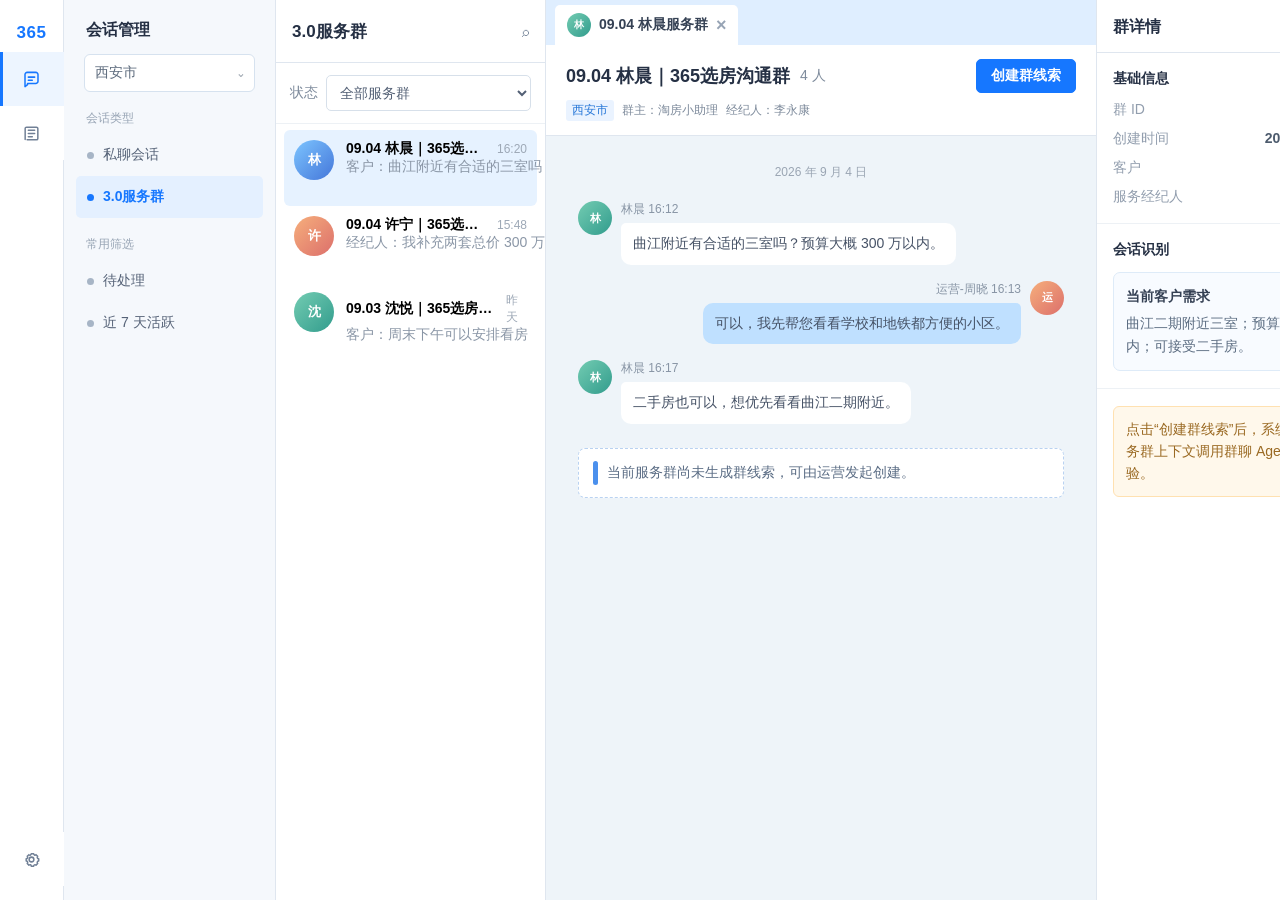
<file: app/manual-group-lead.html>
<!doctype html>
<html lang="zh-CN">
<head>
  <meta charset="utf-8" />
  <meta name="viewport" content="width=device-width,initial-scale=1" />
  <title>手动生成群线索</title>
  <style>
    :root{--blue:#1677ff;--blue-soft:#eaf3ff;--ink:#253044;--muted:#8190a3;--line:#dfe6ef;--canvas:#edf3f8;--panel:#fff;--green:#18a465;--green-soft:#ecfaf2;--orange:#ef8b2d;--red:#e84c5b;--shadow:0 14px 40px rgba(31,54,86,.18)}
    *{box-sizing:border-box}html,body{height:100%;margin:0;font-family:-apple-system,BlinkMacSystemFont,"Segoe UI","PingFang SC","Microsoft YaHei",sans-serif;color:var(--ink);background:var(--canvas);font-size:14px}button,input,select{font:inherit}button{cursor:pointer}button:focus-visible,input:focus-visible,select:focus-visible{outline:2px solid #84b6ff;outline-offset:2px}.app{height:100%;min-height:720px;display:grid;grid-template-columns:64px 212px minmax(270px,330px) minmax(550px,1fr) 296px;overflow:hidden}.icon{width:19px;height:19px;fill:none;stroke:currentColor;stroke-width:1.9;stroke-linecap:round;stroke-linejoin:round}.rail{background:#fff;border-right:1px solid var(--line);display:flex;flex-direction:column;align-items:center;padding:14px 0}.brand{height:38px;color:#1677ff;font-size:17px;font-weight:800;letter-spacing:.5px;display:grid;place-items:center}.rail-button{position:relative;width:64px;height:54px;border:0;background:#fff;color:#718096;display:grid;place-items:center}.rail-button.active{background:#edf5ff;color:var(--blue)}.rail-button.active:before{content:"";position:absolute;left:0;top:0;bottom:0;width:3px;background:var(--blue)}.rail-button:hover{background:#f5f8fc}.rail-spacer{flex:1}.nav{background:#f5f8fc;border-right:1px solid var(--line);padding:20px 12px;overflow:auto}.nav-title{padding:0 10px 13px;font-size:16px;font-weight:750}.nav-city{margin:0 8px 16px;padding:9px 10px;border:1px solid #d6e2ef;border-radius:6px;background:#fff;color:#5d6b7d;display:flex;justify-content:space-between}.nav-group{margin-top:18px}.nav-group-title{padding:0 10px 7px;color:#98a5b5;font-size:12px}.nav-item{width:100%;height:42px;border:0;border-radius:5px;background:transparent;color:#556277;text-align:left;padding:0 11px;display:flex;align-items:center;gap:9px}.nav-item.active{background:#e4f0ff;color:#1677ff;font-weight:650}.nav-item:hover{background:#ecf2f8}.nav-dot{width:7px;height:7px;background:#a7b5c6;border-radius:50%}.nav-item.active .nav-dot{background:#1677ff}.list{min-width:0;background:#fff;border-right:1px solid var(--line);display:flex;flex-direction:column}.list-head{height:63px;border-bottom:1px solid var(--line);padding:0 16px;display:flex;align-items:center}.list-head h2{margin:0;font-size:17px}.list-search{margin-left:auto;color:#718096}.list-filter{padding:12px 14px;border-bottom:1px solid #edf1f5}.filter-row{display:flex;align-items:center;gap:8px;color:#7e8b9c}.filter-row select{height:36px;min-width:0;flex:1;border:1px solid #d7e0ea;border-radius:5px;background:#fff;color:#536075;padding:0 9px}.conversation-list{overflow:auto;padding:6px 8px}.conversation{width:100%;height:76px;border:0;border-radius:6px;background:#fff;display:grid;grid-template-columns:42px minmax(0,1fr);gap:10px;padding:10px;text-align:left}.conversation:hover{background:#f6f9fc}.conversation.active{background:#e6f2ff}.avatar{width:40px;height:40px;border-radius:50%;display:grid;place-items:center;font-size:13px;color:#fff;font-weight:750;background:linear-gradient(135deg,#7dc5ff,#4476d9)}.avatar.peach{background:linear-gradient(135deg,#f6af7c,#dc6f6b)}.avatar.mint{background:linear-gradient(135deg,#73ccb2,#329c8d)}.conversation-name{display:flex;align-items:center;gap:6px;min-width:0}.conversation-name b{overflow:hidden;text-overflow:ellipsis;white-space:nowrap}.conversation-name time{margin-left:auto;color:#9da8b6;font-size:12px;font-weight:400}.conversation-preview{margin-top:6px;color:#8a96a6;white-space:nowrap;overflow:hidden;text-overflow:ellipsis}.chat-shell{min-width:0;display:grid;grid-template-rows:45px auto 1fr;background:#eef4f9}.workspace{display:flex;align-items:end;gap:4px;padding:4px 9px 0;background:#dfeeff;overflow:hidden}.workspace-tab{height:40px;min-width:160px;max-width:230px;background:#fff;border:0;border-radius:5px 5px 0 0;padding:0 12px;display:flex;align-items:center;gap:8px;color:#354154;font-weight:650}.workspace-tab small{margin-left:auto;color:#97a4b5;font-size:18px}.chat-header{background:#fff;border-bottom:1px solid var(--line);padding:14px 20px}.chat-title-row{display:flex;align-items:center;gap:10px}.chat-title{font-size:18px;font-weight:750}.chat-people{color:#7e8b9c}.create-lead{height:34px;margin-left:auto;border:1px solid var(--blue);border-radius:5px;background:var(--blue);color:#fff;padding:0 14px;font-weight:650}.create-lead:hover{background:#0969e8}.chat-meta{margin-top:7px;color:#7d8a9b;font-size:12px;display:flex;align-items:center;gap:8px}.city-tag{color:#2677d8;background:#eaf3ff;padding:2px 6px;border-radius:3px}.messages{overflow:auto;padding:24px 32px 90px}.date{text-align:center;color:#9aa5b3;font-size:12px;margin:4px 0 20px}.message{display:flex;gap:9px;margin:16px 0;max-width:80%}.message.mine{margin-left:auto;flex-direction:row-reverse}.message .avatar{width:34px;height:34px;font-size:11px;flex:0 0 auto}.msg-meta{color:#8895a5;font-size:12px;margin-bottom:5px}.message.mine .msg-meta{text-align:right}.bubble{display:inline-block;padding:10px 12px;border-radius:5px 10px 10px;background:#fff;line-height:1.55;color:#465266}.message.mine .bubble{background:#bfe0ff;border-radius:10px 5px 10px 10px}.system{text-align:center;color:#8f9bab;font-size:12px;margin:24px 0}.lead-source{margin:24px 0;padding:12px 14px;background:#fff;border:1px dashed #b9d2f1;border-radius:7px;color:#5a6c84;display:flex;gap:9px;align-items:center}.lead-source:before{content:"";width:5px;height:24px;background:#4b90ed;border-radius:4px}.detail{background:#fff;border-left:1px solid var(--line);min-width:0}.detail-head{padding:17px 16px 14px;border-bottom:1px solid var(--line);font-size:16px;font-weight:750}.detail-section{padding:17px 16px;border-bottom:1px solid #edf1f5}.detail-section h3{font-size:14px;margin:0 0 13px}.detail-fields{display:grid;gap:11px}.detail-field{display:flex;justify-content:space-between;gap:10px}.detail-field span{color:#929eae}.detail-field b{text-align:right;color:#4d5b6d;font-weight:600}.demand-card{border:1px solid #deebf8;border-radius:7px;background:#f8fbff;padding:12px;line-height:1.65;color:#5c6d82}.demand-card b{display:block;color:#354154;margin-bottom:4px}.operation{margin:17px 16px;padding:12px;border-radius:6px;background:#fff8eb;border:1px solid #ffe1b1;color:#9a6922;line-height:1.55}.modal-mask{position:fixed;z-index:10;inset:0;display:none;align-items:center;justify-content:center;background:rgba(23,35,51,.52)}.modal-mask.show{display:flex}.modal{width:min(720px,calc(100vw - 42px));max-height:calc(100vh - 48px);display:grid;grid-template-rows:auto 1fr auto;background:#fff;border-radius:9px;box-shadow:var(--shadow);overflow:hidden}.modal-head{height:62px;padding:0 24px;border-bottom:1px solid var(--line);display:flex;align-items:center}.modal-head h1{font-size:19px;margin:0}.close{margin-left:auto;width:34px;height:34px;border:0;border-radius:5px;background:#fff;color:#8895a5;font-size:25px;line-height:1}.close:hover{background:#f5f7fa}.modal-body{overflow:auto;padding:23px 30px 28px}.form-section{margin-top:0}.form-section-title{display:flex;align-items:center;gap:8px;margin-bottom:14px;font-size:15px;font-weight:750}.form-section-title:before{content:"";width:4px;height:16px;border-radius:3px;background:var(--blue)}.field-row{display:grid;grid-template-columns:118px minmax(0,1fr);align-items:start;gap:14px;margin-top:18px}.field-label{height:38px;display:flex;align-items:center;justify-content:flex-end;color:#5a6779}.required:before{content:"*";color:#ef5151;margin-right:4px}.choice-row{display:flex;gap:10px;flex-wrap:wrap}.choice{height:38px;min-width:90px;padding:0 16px;border:1px solid #d3dde8;border-radius:5px;background:#fff;color:#617085}.choice.active{border-color:#1677ff;background:#eaf3ff;color:#1677ff;font-weight:650}.form-input,.form-select{width:100%;height:38px;border:1px solid #d4dee9;border-radius:5px;background:#fff;color:#4e5c70;padding:0 10px}.form-input::placeholder{color:#a6b0bd}.secondary{display:none}.secondary.show{display:block}.modal-foot{min-height:68px;padding:0 30px;border-top:1px solid var(--line);display:flex;align-items:center;justify-content:flex-end;gap:10px}.button{height:38px;padding:0 20px;border-radius:5px;border:1px solid #d3dce7;background:#fff;color:#526074}.button.primary{border-color:var(--blue);background:var(--blue);color:#fff}.button.primary:hover{background:#0969e8}.error{display:none;margin:14px 0 0 132px;color:var(--red);font-size:12px}.error.show{display:block}.result{display:none}.result.show{display:block}.result-top{display:flex;align-items:flex-start;gap:12px;padding:16px;border:1px solid #bbe7ce;border-radius:7px;background:#f3fcf7}.result-check{width:28px;height:28px;display:grid;place-items:center;border-radius:50%;background:#19a766;color:#fff;font-size:17px;flex:0 0 auto}.result-title{font-size:16px;font-weight:750}.result-sub{margin-top:5px;color:#627288;line-height:1.55}.result-block{margin-top:18px;border:1px solid var(--line);border-radius:7px;overflow:hidden}.result-block h2{margin:0;padding:11px 14px;background:#f8fafc;border-bottom:1px solid var(--line);font-size:14px}.result-grid{display:grid;grid-template-columns:1fr 1fr;gap:0}.result-item{min-height:55px;padding:10px 14px;border-bottom:1px solid #edf1f5}.result-item:nth-last-child(-n+2){border-bottom:0}.result-item span{display:block;color:#8d9bad;font-size:12px}.result-item b{display:block;margin-top:5px;color:#3e4c5f}.status-wait{color:#cc801a!important}.process-line{display:flex;align-items:center;gap:8px;margin-top:18px;color:#5b6c80}.process-line:before{content:"";width:6px;height:6px;background:#18a465;border-radius:50%;box-shadow:0 0 0 4px #e5f8ee}.toast{position:fixed;z-index:20;left:50%;top:22px;transform:translate(-50%,-14px);opacity:0;transition:.2s;background:#27374c;color:#fff;padding:10px 16px;border-radius:6px}.toast.show{transform:translate(-50%,0);opacity:1}@media(max-width:1100px){.app{grid-template-columns:58px 190px minmax(250px,300px) minmax(490px,1fr)}.detail{display:none}}@media(max-width:780px){.app{min-width:740px}.nav{display:none}.app{grid-template-columns:58px 270px minmax(412px,1fr)}.modal{width:calc(100vw - 28px)}.field-row{grid-template-columns:96px minmax(0,1fr);gap:10px}.error{margin-left:106px}.modal-body{padding-left:20px;padding-right:20px}}
  </style>
</head>
<body>
<div class="app">
  <aside class="rail" aria-label="主导航">
    <div class="brand">365</div>
    <button class="rail-button active" title="会话">
      <svg class="icon" viewBox="0 0 24 24"><path d="M7 18.5 3.8 21V5.8A2.8 2.8 0 0 1 6.6 3h10.8a2.8 2.8 0 0 1 2.8 2.8v8.4a2.8 2.8 0 0 1-2.8 2.8H7Z"/><path d="M8 9h8M8 13h5"/></svg>
    </button>
    <button class="rail-button" title="线索管理"><svg class="icon" viewBox="0 0 24 24"><path d="M4 19.5V5.8A1.8 1.8 0 0 1 5.8 4h12.4A1.8 1.8 0 0 1 20 5.8v12.4a1.8 1.8 0 0 1-1.8 1.8H6.5"/><path d="M8 8h8M8 12h8M8 16h5"/></svg></button>
    <div class="rail-spacer"></div>
    <button class="rail-button" title="设置"><svg class="icon" viewBox="0 0 24 24"><circle cx="12" cy="12" r="3"/><path d="M19.4 15a1.7 1.7 0 0 0 .3 1.9l.1.1-2.1 2.1-.1-.1a1.7 1.7 0 0 0-1.9-.3 1.7 1.7 0 0 0-1 1.5v.2h-3v-.2a1.7 1.7 0 0 0-1-1.5 1.7 1.7 0 0 0-1.9.3l-.1.1-2.1-2.1.1-.1a1.7 1.7 0 0 0 .3-1.9 1.7 1.7 0 0 0-1.5-1H5.3v-3h.2a1.7 1.7 0 0 0 1.5-1 1.7 1.7 0 0 0-.3-1.9l-.1-.1 2.1-2.1.1.1a1.7 1.7 0 0 0 1.9.3 1.7 1.7 0 0 0 1-1.5v-.2h3v.2a1.7 1.7 0 0 0 1 1.5 1.7 1.7 0 0 0 1.9-.3l.1-.1 2.1 2.1-.1.1a1.7 1.7 0 0 0-.3 1.9 1.7 1.7 0 0 0 1.5 1h.2v3h-.2a1.7 1.7 0 0 0-1.5 1Z"/></svg></button>
  </aside>
  <aside class="nav">
    <div class="nav-title">会话管理</div>
    <div class="nav-city"><span>西安市</span><span>⌄</span></div>
    <div class="nav-group"><div class="nav-group-title">会话类型</div><button class="nav-item"><span class="nav-dot"></span>私聊会话</button><button class="nav-item active"><span class="nav-dot"></span>3.0服务群</button></div>
    <div class="nav-group"><div class="nav-group-title">常用筛选</div><button class="nav-item"><span class="nav-dot"></span>待处理</button><button class="nav-item"><span class="nav-dot"></span>近 7 天活跃</button></div>
  </aside>
  <aside class="list">
    <div class="list-head"><h2>3.0服务群</h2><span class="list-search">⌕</span></div>
    <div class="list-filter"><div class="filter-row"><span>状态</span><select><option>全部服务群</option><option>进行中</option><option>已结束</option></select></div></div>
    <div class="conversation-list">
      <button class="conversation active"><span class="avatar">林</span><span><span class="conversation-name"><b>09.04 林晨｜365选房沟通群</b><time>16:20</time></span><span class="conversation-preview">客户：曲江附近有合适的三室吗？</span></span></button>
      <button class="conversation"><span class="avatar peach">许</span><span><span class="conversation-name"><b>09.04 许宁｜365选房沟通群</b><time>15:48</time></span><span class="conversation-preview">经纪人：我补充两套总价 300 万内的房源</span></span></button>
      <button class="conversation"><span class="avatar mint">沈</span><span><span class="conversation-name"><b>09.03 沈悦｜365选房沟通群</b><time>昨天</time></span><span class="conversation-preview">客户：周末下午可以安排看房</span></span></button>
    </div>
  </aside>
  <main class="chat-shell">
    <div class="workspace"><button class="workspace-tab"><span class="avatar mint" style="width:24px;height:24px;font-size:10px">林</span>09.04 林晨服务群<small>×</small></button></div>
    <header class="chat-header"><div class="chat-title-row"><span class="chat-title">09.04 林晨｜365选房沟通群</span><span class="chat-people">4 人</span><button class="create-lead" id="openModal">创建群线索</button></div><div class="chat-meta"><span class="city-tag">西安市</span><span>群主：淘房小助理</span><span>经纪人：李永康</span></div></header>
    <section class="messages">
      <div class="date">2026 年 9 月 4 日</div>
      <div class="message"><span class="avatar mint">林</span><div><div class="msg-meta">林晨 16:12</div><div class="bubble">曲江附近有合适的三室吗？预算大概 300 万以内。</div></div></div>
      <div class="message mine"><span class="avatar peach">运</span><div><div class="msg-meta">运营-周晓 16:13</div><div class="bubble">可以，我先帮您看看学校和地铁都方便的小区。</div></div></div>
      <div class="message"><span class="avatar mint">林</span><div><div class="msg-meta">林晨 16:17</div><div class="bubble">二手房也可以，想优先看看曲江二期附近。</div></div></div>
      <div class="lead-source">当前服务群尚未生成群线索，可由运营发起创建。</div>
    </section>
  </main>
  <aside class="detail"><div class="detail-head">群详情</div><section class="detail-section"><h3>基础信息</h3><div class="detail-fields"><div class="detail-field"><span>群 ID</span><b>wr_9fd8a1…</b></div><div class="detail-field"><span>创建时间</span><b>2026-09-04 16:02</b></div><div class="detail-field"><span>客户</span><b>林晨</b></div><div class="detail-field"><span>服务经纪人</span><b>李永康</b></div></div></section><section class="detail-section"><h3>会话识别</h3><div class="demand-card"><b>当前客户需求</b>曲江二期附近三室；预算 300 万以内；可接受二手房。</div></section><div class="operation">点击“创建群线索”后，系统将根据该服务群上下文调用群聊 Agent 进行校验。</div></aside>
</div>

<div class="modal-mask" id="modalMask" role="dialog" aria-modal="true" aria-labelledby="modalTitle">
  <section class="modal">
    <header class="modal-head"><h1 id="modalTitle">创建群线索</h1><button class="close" id="closeModal" aria-label="关闭">×</button></header>
    <div class="modal-body" id="formView">
      <section class="form-section"><div class="form-section-title">线索信息</div>
        <div class="field-row"><div class="field-label required">业务类型</div><div class="choice-row" id="businessChoices"><button class="choice" data-business="新房">新房</button><button class="choice active" data-business="二手房">二手房</button><button class="choice" data-business="租房">租房</button></div></div>
        <div class="secondary show" id="usedFields"><div class="field-row"><div class="field-label required">二手房生成方式</div><div class="choice-row" id="sourceChoices"><button class="choice active" data-source="板块组团">板块组团</button><button class="choice" data-source="定向房源编号">定向房源编号</button><button class="choice" data-source="AI房源ID">AI房源ID</button></div></div><div class="field-row"><label class="field-label required" id="sourceLabel" for="sourceValue">板块组团</label><div id="sourceValue"><select class="form-select" id="plateGroup"><option value="">请选择板块组团</option><option>曲江二期板块组团</option><option>曲江一期板块组团</option><option>高新中央商务区板块组团</option></select></div></div><div class="field-row"><label class="field-label required" for="propertyType">物业类型</label><select class="form-select" id="propertyType"><option>普通住宅</option><option>回迁房</option><option>公寓</option><option>别墅</option><option>商业</option><option>店铺</option><option>门店</option></select></div></div>
        <div class="error" id="formError">请补充所有必填信息后再提交。</div>
      </section>
    </div>
    <div class="modal-body result" id="resultView">
      <div class="result-top"><span class="result-check">✓</span><div><div class="result-title">Agent 校验通过</div><div class="result-sub">群聊 Agent 已识别客户需求，允许生成群线索。</div></div></div>
      <section class="result-block"><h2>Agent 返回</h2><div class="result-grid"><div class="result-item"><span>客户需求</span><b>曲江二期附近三室，总价 300 万以内</b></div><div class="result-item"><span>群处理策略</span><b>复用旧群</b></div><div class="result-item"><span>复用群 ID</span><b>wr_7bd3f27…</b></div><div class="result-item"><span>线索状态</span><b class="status-wait">待分配</b></div></div></section>
      <div class="process-line">群线索履约服务已生成线索，并进入待分配。</div>
    </div>
    <footer class="modal-foot" id="formFoot"><button class="button" id="cancel">取消</button><button class="button primary" id="submit">保存</button></footer>
    <footer class="modal-foot result" id="resultFoot"><button class="button primary" id="complete">完成</button></footer>
  </section>
</div>
<div class="toast" id="toast"></div>
<script>
  const $=s=>document.querySelector(s),$$=s=>[...document.querySelectorAll(s)];
  const modal=$('#modalMask'),formView=$('#formView'),resultView=$('#resultView'),formFoot=$('#formFoot'),resultFoot=$('#resultFoot');
  let business='二手房', source='板块组团';
  function openModal(){modal.classList.add('show');formView.style.display='block';resultView.classList.remove('show');formFoot.style.display='flex';resultFoot.classList.remove('show');$('#formError').classList.remove('show')}
  function closeModal(){modal.classList.remove('show')}
  function toast(message){const item=$('#toast');item.textContent=message;item.classList.add('show');setTimeout(()=>item.classList.remove('show'),2400)}
  function setChoices(selector,attribute,value){$$(selector).forEach(button=>button.classList.toggle('active',button.dataset[attribute]===value))}
  function updateUsedFields(){const used=business==='二手房';$('#usedFields').classList.toggle('show',used);if(!used)$('#formError').classList.remove('show')}
  function updateSourceField(){const label=$('#sourceLabel'), holder=$('#sourceValue');label.textContent=source;if(source==='板块组团'){holder.innerHTML='<select class="form-select" id="plateGroup"><option value="">请选择板块组团</option><option>曲江二期板块组团</option><option>曲江一期板块组团</option><option>高新中央商务区板块组团</option></select>'}else{holder.innerHTML=`<input class="form-input" id="sourceInput" placeholder="请输入${source}" />`} }
  $('#openModal').onclick=openModal;$('#closeModal').onclick=closeModal;$('#cancel').onclick=closeModal;$('#complete').onclick=()=>{closeModal();toast('群线索已生成，已进入待分配')};modal.onclick=e=>{if(e.target===modal)closeModal()};
  $$('#businessChoices [data-business]').forEach(button=>button.onclick=()=>{business=button.dataset.business;setChoices('#businessChoices [data-business]','business',business);updateUsedFields()});
  $$('#sourceChoices [data-source]').forEach(button=>button.onclick=()=>{source=button.dataset.source;setChoices('#sourceChoices [data-source]','source',source);updateSourceField()});
  $('#submit').onclick=()=>{const sourceValue=source==='板块组团'?$('#plateGroup'):$('#sourceInput');if(business==='二手房'&&!sourceValue.value.trim()){ $('#formError').classList.add('show');sourceValue.focus();return}formView.style.display='none';resultView.classList.add('show');formFoot.style.display='none';resultFoot.classList.add('show')};
  updateSourceField();
</script>
</body>
</html>
</file>
